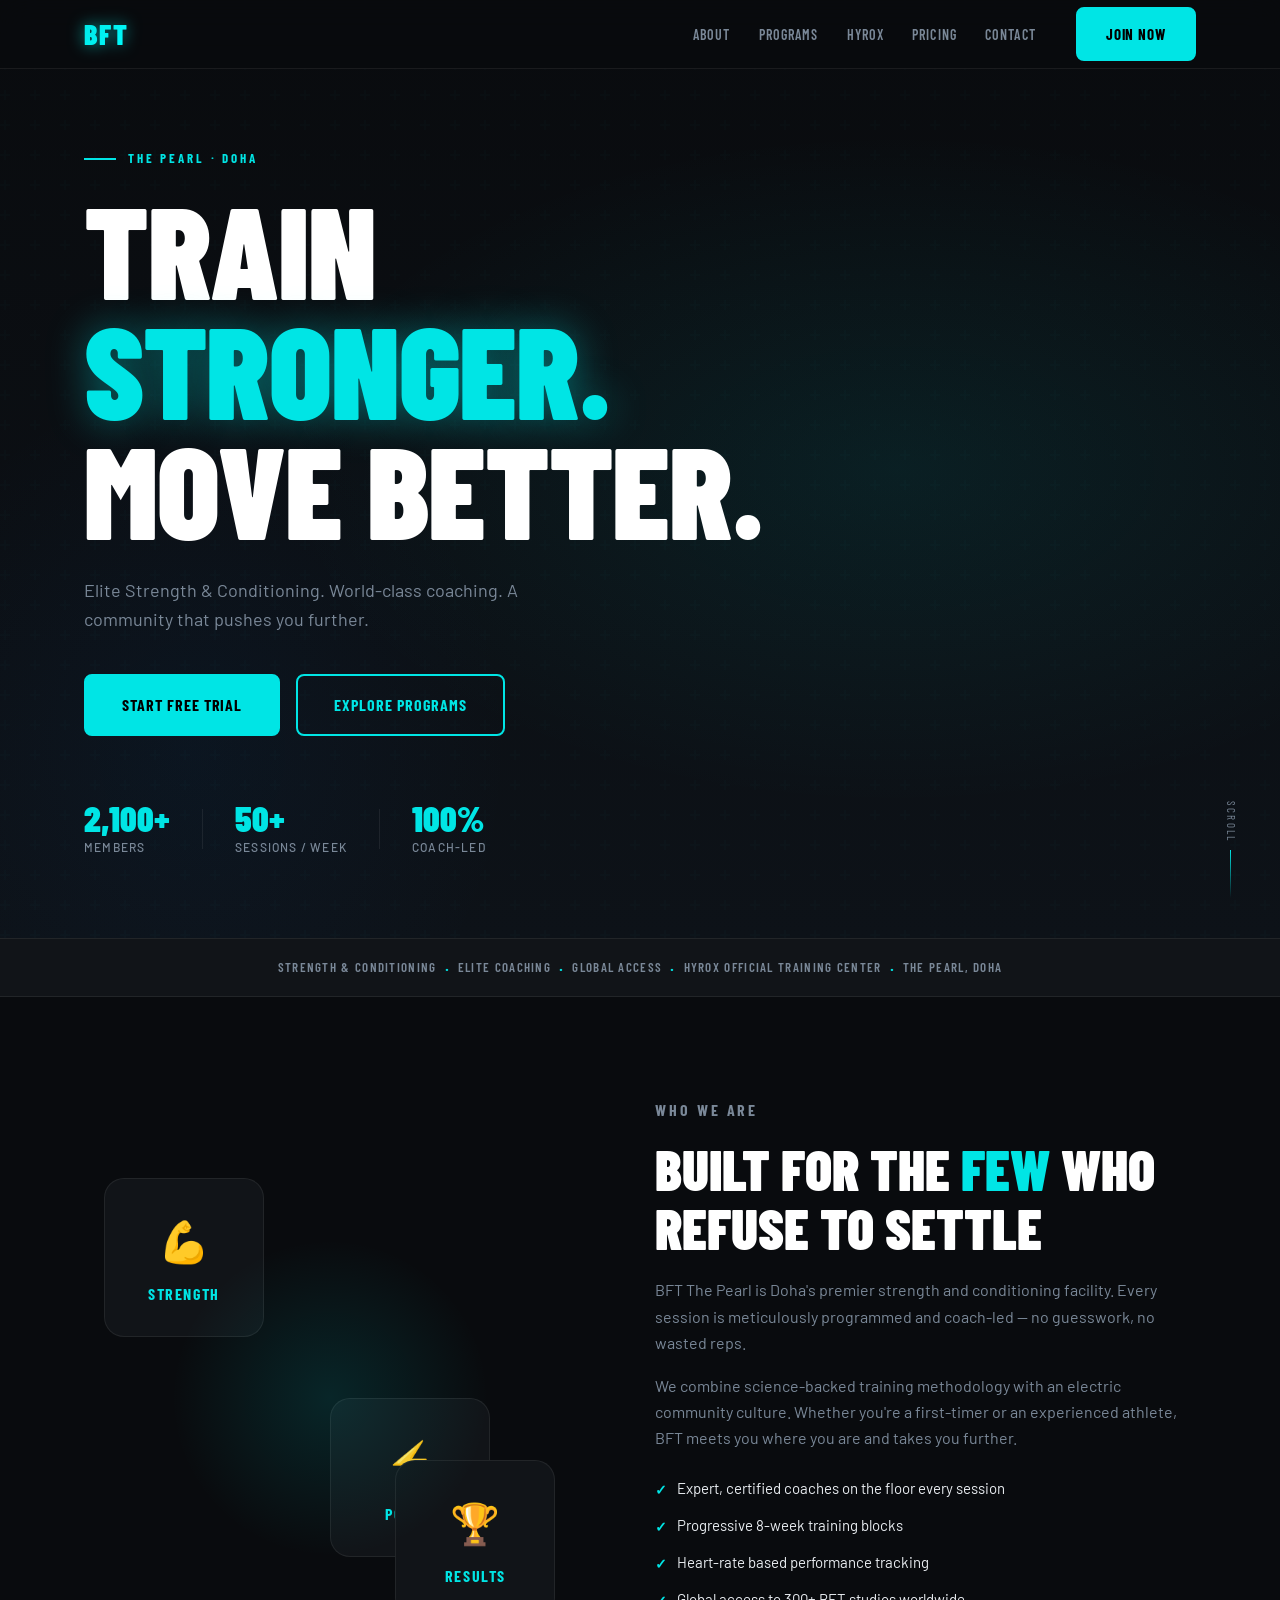
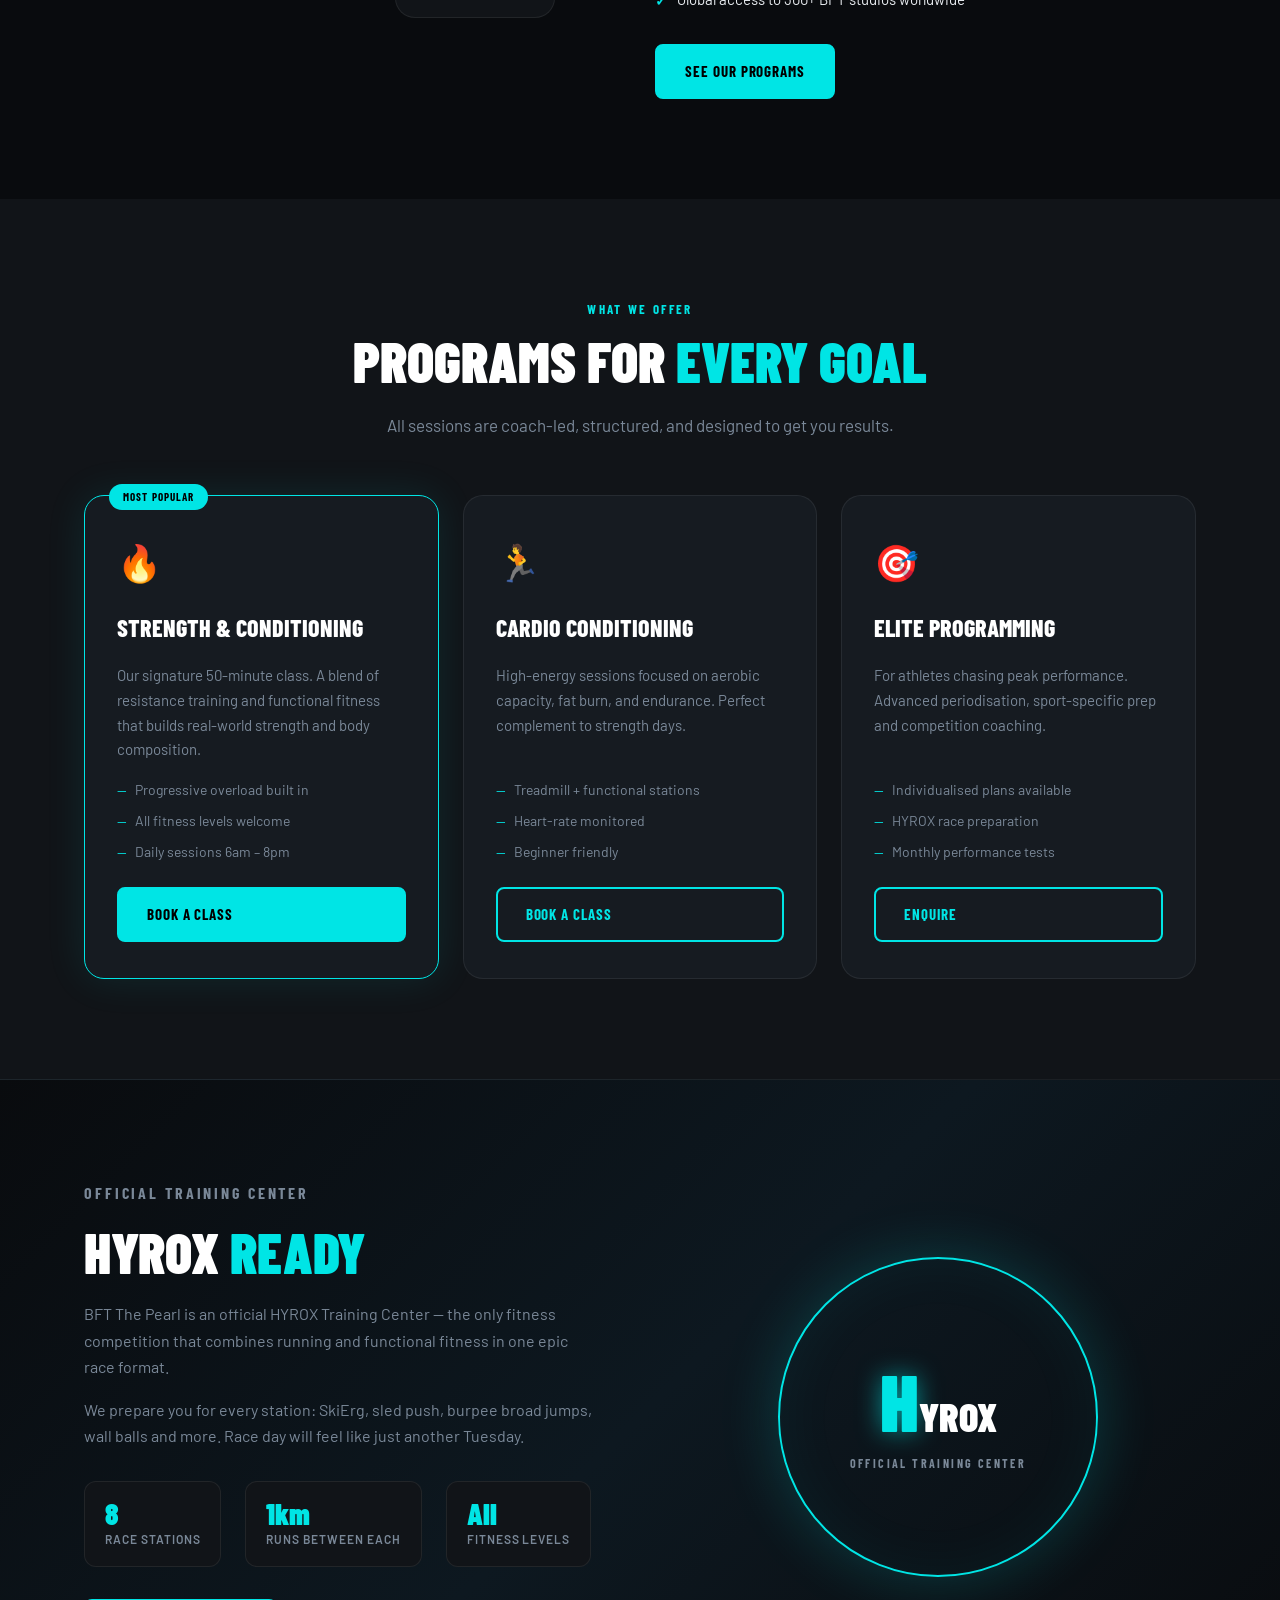
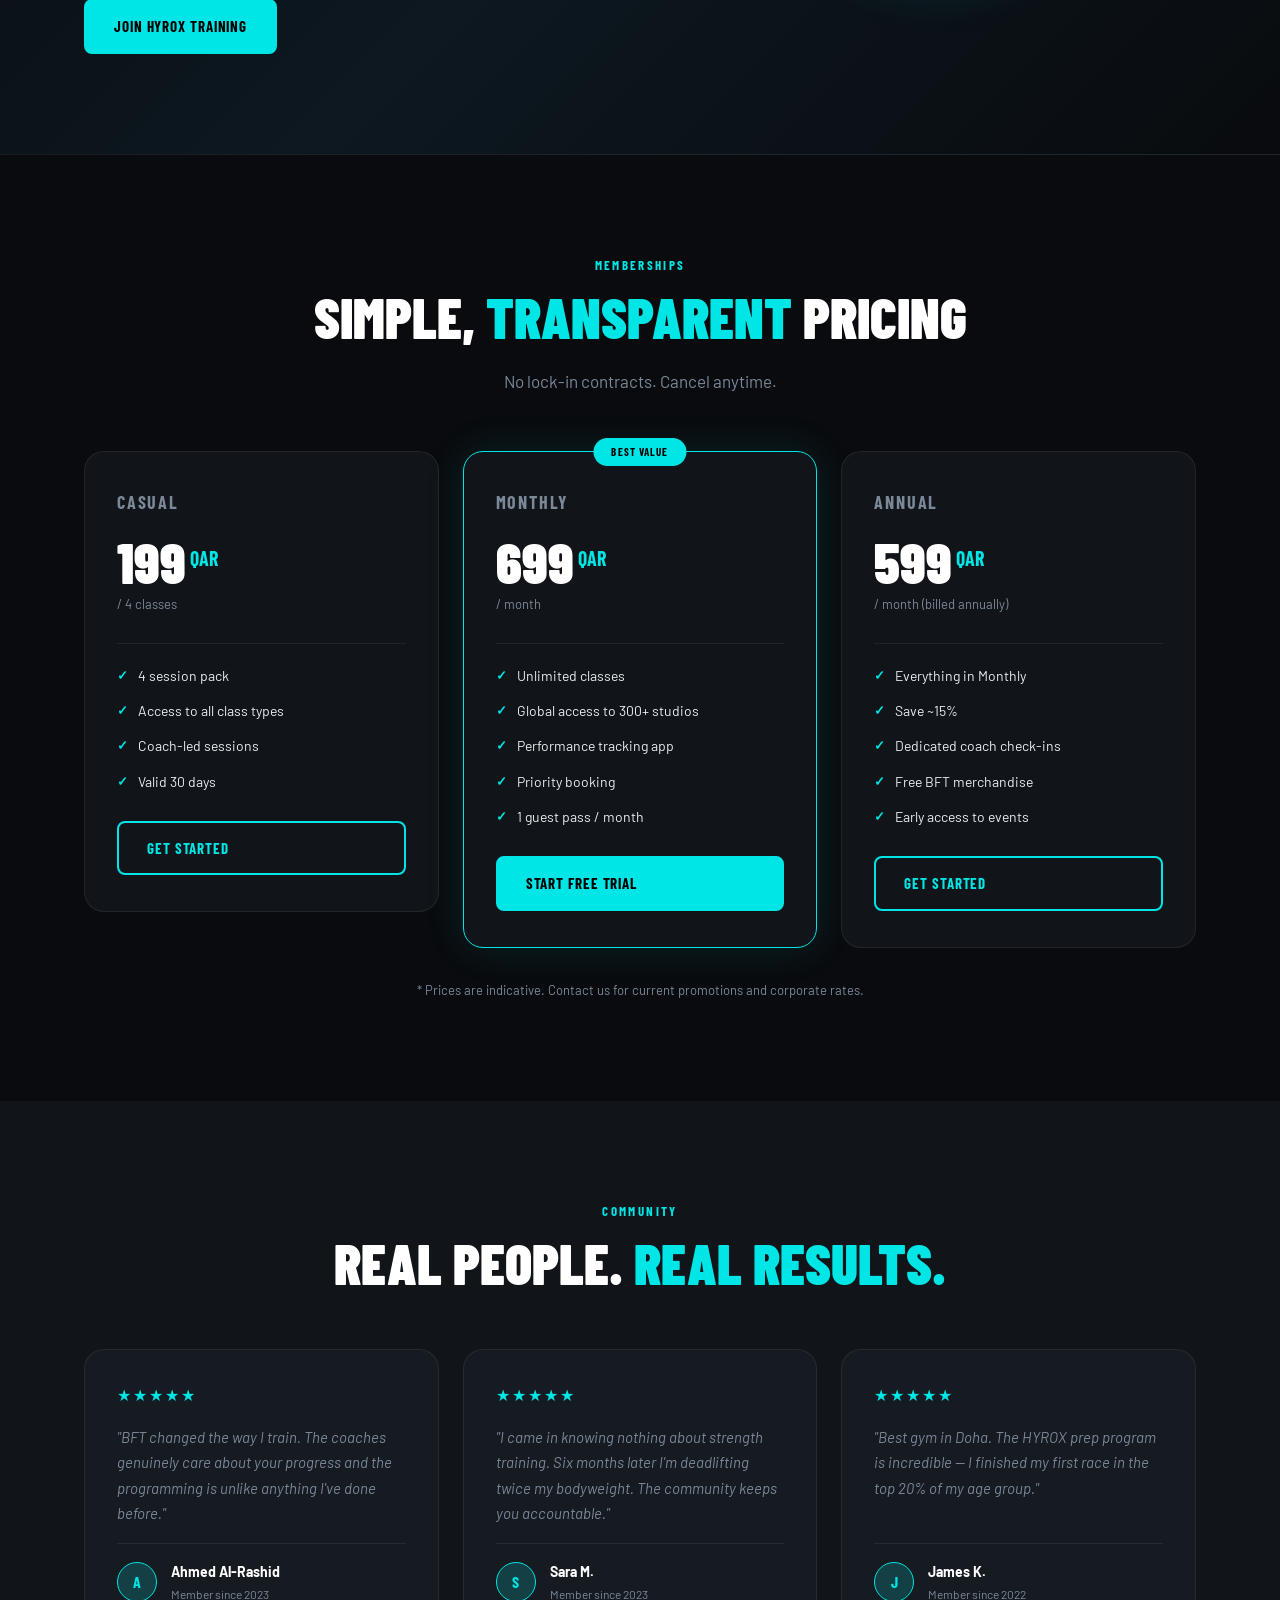
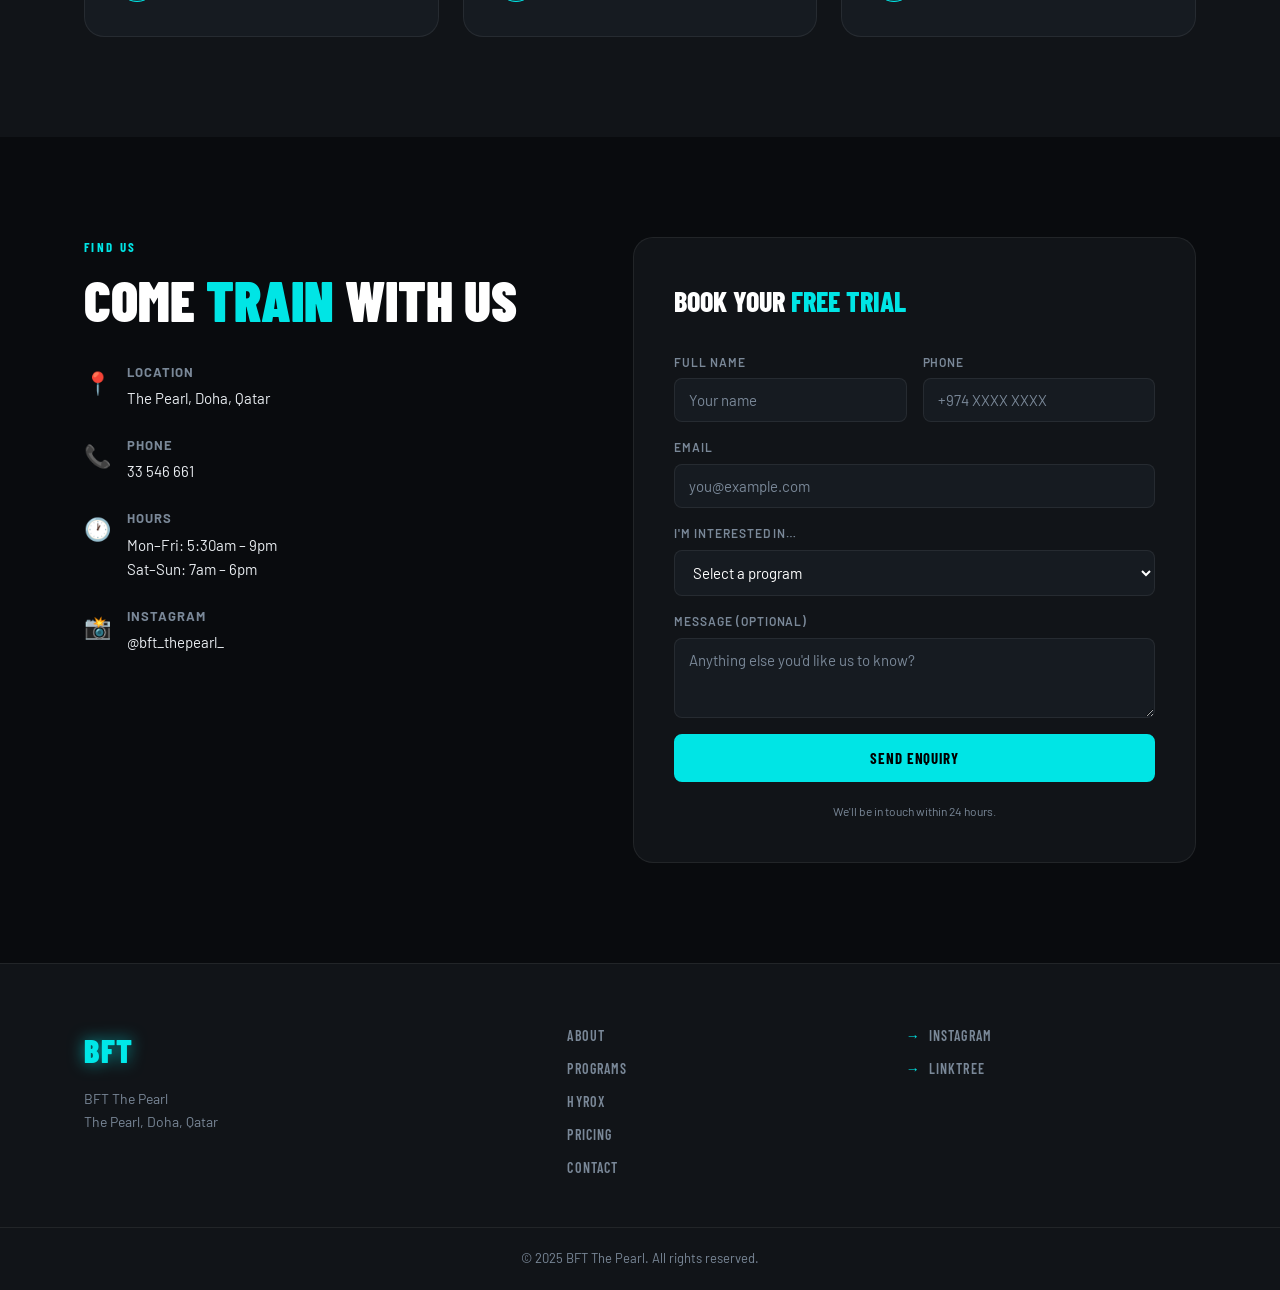
<file: index.html>
<!DOCTYPE html>
<html lang="en">
<head>
  <meta charset="UTF-8" />
  <meta name="viewport" content="width=device-width, initial-scale=1.0" />
  <title>BFT The Pearl — Strength & Conditioning Doha</title>
  <meta name="description" content="BFT The Pearl — Elite Strength & Conditioning, HYROX Official Training Center. Located at The Pearl, Doha. Book your trial today." />
  <link rel="preconnect" href="https://fonts.googleapis.com" />
  <link rel="preconnect" href="https://fonts.gstatic.com" crossorigin />
  <link href="https://fonts.googleapis.com/css2?family=Barlow+Condensed:wght@400;600;700;900&family=Barlow:wght@400;500;600&display=swap" rel="stylesheet" />
  <link rel="stylesheet" href="style.css" />
</head>
<body>

  <!-- NAV -->
  <nav id="navbar">
    <div class="nav-inner">
      <a href="#home" class="nav-logo">
        <div class="logo-mark">BFT</div>
      </a>
      <ul class="nav-links">
        <li><a href="#about">About</a></li>
        <li><a href="#programs">Programs</a></li>
        <li><a href="#hyrox">HYROX</a></li>
        <li><a href="#pricing">Pricing</a></li>
        <li><a href="#contact">Contact</a></li>
      </ul>
      <a href="#pricing" class="btn btn-primary nav-cta">Join Now</a>
      <button class="hamburger" id="hamburger" aria-label="Menu">
        <span></span><span></span><span></span>
      </button>
    </div>
    <div class="mobile-menu" id="mobile-menu">
      <a href="#about">About</a>
      <a href="#programs">Programs</a>
      <a href="#hyrox">HYROX</a>
      <a href="#pricing">Pricing</a>
      <a href="#contact">Contact</a>
      <a href="#pricing" class="btn btn-primary">Join Now</a>
    </div>
  </nav>

  <!-- HERO -->
  <section id="home" class="hero">
    <div class="hero-bg"></div>
    <div class="hero-overlay"></div>
    <div class="hero-content">
      <p class="hero-eyebrow">The Pearl · Doha</p>
      <h1 class="hero-title">
        TRAIN<br />
        <span class="accent">STRONGER.</span><br />
        MOVE BETTER.
      </h1>
      <p class="hero-sub">Elite Strength &amp; Conditioning. World-class coaching. A community that pushes you further.</p>
      <div class="hero-actions">
        <a href="#pricing" class="btn btn-primary btn-lg">Start Free Trial</a>
        <a href="#programs" class="btn btn-outline btn-lg">Explore Programs</a>
      </div>
      <div class="hero-stats">
        <div class="stat">
          <span class="stat-num">2,100+</span>
          <span class="stat-label">Members</span>
        </div>
        <div class="stat-divider"></div>
        <div class="stat">
          <span class="stat-num">50+</span>
          <span class="stat-label">Sessions / Week</span>
        </div>
        <div class="stat-divider"></div>
        <div class="stat">
          <span class="stat-num">100%</span>
          <span class="stat-label">Coach-Led</span>
        </div>
      </div>
    </div>
    <div class="hero-scroll">
      <span>Scroll</span>
      <div class="scroll-line"></div>
    </div>
  </section>

  <!-- TRUST BAR -->
  <section class="trust-bar">
    <div class="container trust-inner">
      <span>Strength &amp; Conditioning</span>
      <span class="dot">·</span>
      <span>Elite Coaching</span>
      <span class="dot">·</span>
      <span>Global Access</span>
      <span class="dot">·</span>
      <span>HYROX Official Training Center</span>
      <span class="dot">·</span>
      <span>The Pearl, Doha</span>
    </div>
  </section>

  <!-- ABOUT -->
  <section id="about" class="section about">
    <div class="container about-grid">
      <div class="about-visual">
        <div class="about-card card-1">
          <div class="card-icon">💪</div>
          <p class="card-label">Strength</p>
        </div>
        <div class="about-card card-2">
          <div class="card-icon">⚡</div>
          <p class="card-label">Power</p>
        </div>
        <div class="about-card card-3">
          <div class="card-icon">🏆</div>
          <p class="card-label">Results</p>
        </div>
        <div class="about-glow"></div>
      </div>
      <div class="about-text">
        <p class="section-eyebrow">Who We Are</p>
        <h2 class="section-title">Built for the <span class="accent">Few</span> Who Refuse to Settle</h2>
        <p>BFT The Pearl is Doha's premier strength and conditioning facility. Every session is meticulously programmed and coach-led — no guesswork, no wasted reps.</p>
        <p>We combine science-backed training methodology with an electric community culture. Whether you're a first-timer or an experienced athlete, BFT meets you where you are and takes you further.</p>
        <ul class="check-list">
          <li>Expert, certified coaches on the floor every session</li>
          <li>Progressive 8-week training blocks</li>
          <li>Heart-rate based performance tracking</li>
          <li>Global access to 300+ BFT studios worldwide</li>
        </ul>
        <a href="#programs" class="btn btn-primary">See Our Programs</a>
      </div>
    </div>
  </section>

  <!-- PROGRAMS -->
  <section id="programs" class="section programs">
    <div class="container">
      <div class="section-header">
        <p class="section-eyebrow">What We Offer</p>
        <h2 class="section-title">Programs for <span class="accent">Every Goal</span></h2>
        <p class="section-desc">All sessions are coach-led, structured, and designed to get you results.</p>
      </div>
      <div class="programs-grid">
        <div class="program-card featured">
          <div class="program-tag">Most Popular</div>
          <div class="program-icon">🔥</div>
          <h3>Strength &amp; Conditioning</h3>
          <p>Our signature 50-minute class. A blend of resistance training and functional fitness that builds real-world strength and body composition.</p>
          <ul>
            <li>Progressive overload built in</li>
            <li>All fitness levels welcome</li>
            <li>Daily sessions 6am – 8pm</li>
          </ul>
          <a href="#pricing" class="btn btn-primary">Book a Class</a>
        </div>
        <div class="program-card">
          <div class="program-icon">🏃</div>
          <h3>Cardio Conditioning</h3>
          <p>High-energy sessions focused on aerobic capacity, fat burn, and endurance. Perfect complement to strength days.</p>
          <ul>
            <li>Treadmill + functional stations</li>
            <li>Heart-rate monitored</li>
            <li>Beginner friendly</li>
          </ul>
          <a href="#pricing" class="btn btn-outline">Book a Class</a>
        </div>
        <div class="program-card">
          <div class="program-icon">🎯</div>
          <h3>Elite Programming</h3>
          <p>For athletes chasing peak performance. Advanced periodisation, sport-specific prep and competition coaching.</p>
          <ul>
            <li>Individualised plans available</li>
            <li>HYROX race preparation</li>
            <li>Monthly performance tests</li>
          </ul>
          <a href="#contact" class="btn btn-outline">Enquire</a>
        </div>
      </div>
    </div>
  </section>

  <!-- HYROX -->
  <section id="hyrox" class="section hyrox">
    <div class="container hyrox-inner">
      <div class="hyrox-text">
        <p class="section-eyebrow">Official Training Center</p>
        <h2 class="section-title">HYROX <span class="accent">Ready</span></h2>
        <p>BFT The Pearl is an official HYROX Training Center — the only fitness competition that combines running and functional fitness in one epic race format.</p>
        <p>We prepare you for every station: SkiErg, sled push, burpee broad jumps, wall balls and more. Race day will feel like just another Tuesday.</p>
        <div class="hyrox-badges">
          <div class="hyrox-badge">
            <span class="badge-num">8</span>
            <span class="badge-label">Race Stations</span>
          </div>
          <div class="hyrox-badge">
            <span class="badge-num">1km</span>
            <span class="badge-label">Runs Between Each</span>
          </div>
          <div class="hyrox-badge">
            <span class="badge-num">All</span>
            <span class="badge-label">Fitness Levels</span>
          </div>
        </div>
        <a href="#contact" class="btn btn-primary">Join HYROX Training</a>
      </div>
      <div class="hyrox-visual">
        <div class="hyrox-glow-ring">
          <div class="hyrox-logo-block">
            <span class="hyrox-h">H</span>
            <span class="hyrox-text-sm">YROX</span>
          </div>
          <p class="hyrox-tag-line">Official Training Center</p>
        </div>
      </div>
    </div>
  </section>

  <!-- PRICING -->
  <section id="pricing" class="section pricing">
    <div class="container">
      <div class="section-header">
        <p class="section-eyebrow">Memberships</p>
        <h2 class="section-title">Simple, <span class="accent">Transparent</span> Pricing</h2>
        <p class="section-desc">No lock-in contracts. Cancel anytime.</p>
      </div>
      <div class="pricing-grid">
        <div class="pricing-card">
          <div class="pricing-name">Casual</div>
          <div class="pricing-price"><span class="price-num">199</span><span class="price-currency">QAR</span></div>
          <div class="price-period">/ 4 classes</div>
          <ul class="price-features">
            <li>4 session pack</li>
            <li>Access to all class types</li>
            <li>Coach-led sessions</li>
            <li>Valid 30 days</li>
          </ul>
          <a href="#contact" class="btn btn-outline">Get Started</a>
        </div>
        <div class="pricing-card popular">
          <div class="popular-tag">Best Value</div>
          <div class="pricing-name">Monthly</div>
          <div class="pricing-price"><span class="price-num">699</span><span class="price-currency">QAR</span></div>
          <div class="price-period">/ month</div>
          <ul class="price-features">
            <li>Unlimited classes</li>
            <li>Global access to 300+ studios</li>
            <li>Performance tracking app</li>
            <li>Priority booking</li>
            <li>1 guest pass / month</li>
          </ul>
          <a href="#contact" class="btn btn-primary">Start Free Trial</a>
        </div>
        <div class="pricing-card">
          <div class="pricing-name">Annual</div>
          <div class="pricing-price"><span class="price-num">599</span><span class="price-currency">QAR</span></div>
          <div class="price-period">/ month (billed annually)</div>
          <ul class="price-features">
            <li>Everything in Monthly</li>
            <li>Save ~15%</li>
            <li>Dedicated coach check-ins</li>
            <li>Free BFT merchandise</li>
            <li>Early access to events</li>
          </ul>
          <a href="#contact" class="btn btn-outline">Get Started</a>
        </div>
      </div>
      <p class="pricing-note">* Prices are indicative. Contact us for current promotions and corporate rates.</p>
    </div>
  </section>

  <!-- TESTIMONIALS -->
  <section class="section testimonials">
    <div class="container">
      <div class="section-header">
        <p class="section-eyebrow">Community</p>
        <h2 class="section-title">Real People. <span class="accent">Real Results.</span></h2>
      </div>
      <div class="testimonials-grid">
        <div class="testimonial-card">
          <div class="stars">★★★★★</div>
          <p>"BFT changed the way I train. The coaches genuinely care about your progress and the programming is unlike anything I've done before."</p>
          <div class="testimonial-author">
            <div class="author-avatar">A</div>
            <div>
              <strong>Ahmed Al-Rashid</strong>
              <span>Member since 2023</span>
            </div>
          </div>
        </div>
        <div class="testimonial-card">
          <div class="stars">★★★★★</div>
          <p>"I came in knowing nothing about strength training. Six months later I'm deadlifting twice my bodyweight. The community keeps you accountable."</p>
          <div class="testimonial-author">
            <div class="author-avatar">S</div>
            <div>
              <strong>Sara M.</strong>
              <span>Member since 2023</span>
            </div>
          </div>
        </div>
        <div class="testimonial-card">
          <div class="stars">★★★★★</div>
          <p>"Best gym in Doha. The HYROX prep program is incredible — I finished my first race in the top 20% of my age group."</p>
          <div class="testimonial-author">
            <div class="author-avatar">J</div>
            <div>
              <strong>James K.</strong>
              <span>Member since 2022</span>
            </div>
          </div>
        </div>
      </div>
    </div>
  </section>

  <!-- CONTACT / CTA -->
  <section id="contact" class="section contact">
    <div class="container contact-grid">
      <div class="contact-info">
        <p class="section-eyebrow">Find Us</p>
        <h2 class="section-title">Come <span class="accent">Train</span> With Us</h2>
        <div class="contact-details">
          <div class="contact-item">
            <div class="contact-icon">📍</div>
            <div>
              <strong>Location</strong>
              <span>The Pearl, Doha, Qatar</span>
            </div>
          </div>
          <div class="contact-item">
            <div class="contact-icon">📞</div>
            <div>
              <strong>Phone</strong>
              <a href="tel:+97433546661">33 546 661</a>
            </div>
          </div>
          <div class="contact-item">
            <div class="contact-icon">🕐</div>
            <div>
              <strong>Hours</strong>
              <span>Mon–Fri: 5:30am – 9pm<br />Sat–Sun: 7am – 6pm</span>
            </div>
          </div>
          <div class="contact-item">
            <div class="contact-icon">📸</div>
            <div>
              <strong>Instagram</strong>
              <a href="https://instagram.com/bft_thepearl_" target="_blank" rel="noopener">@bft_thepearl_</a>
            </div>
          </div>
        </div>
      </div>
      <div class="contact-form-wrap">
        <h3>Book Your <span class="accent">Free Trial</span></h3>
        <form class="contact-form" id="contact-form">
          <div class="form-row">
            <div class="form-group">
              <label for="name">Full Name</label>
              <input type="text" id="name" name="name" placeholder="Your name" required />
            </div>
            <div class="form-group">
              <label for="phone">Phone</label>
              <input type="tel" id="phone" name="phone" placeholder="+974 XXXX XXXX" />
            </div>
          </div>
          <div class="form-group">
            <label for="email">Email</label>
            <input type="email" id="email" name="email" placeholder="you@example.com" required />
          </div>
          <div class="form-group">
            <label for="interest">I'm interested in…</label>
            <select id="interest" name="interest">
              <option value="">Select a program</option>
              <option>Strength &amp; Conditioning</option>
              <option>Cardio Conditioning</option>
              <option>HYROX Training</option>
              <option>Elite Programming</option>
              <option>General Membership</option>
            </select>
          </div>
          <div class="form-group">
            <label for="message">Message (optional)</label>
            <textarea id="message" name="message" rows="3" placeholder="Anything else you'd like us to know?"></textarea>
          </div>
          <button type="submit" class="btn btn-primary btn-full">Send Enquiry</button>
          <p class="form-note">We'll be in touch within 24 hours.</p>
        </form>
      </div>
    </div>
  </section>

  <!-- FOOTER -->
  <footer class="footer">
    <div class="container footer-inner">
      <div class="footer-brand">
        <div class="logo-mark">BFT</div>
        <p>BFT The Pearl<br />The Pearl, Doha, Qatar</p>
      </div>
      <div class="footer-links">
        <a href="#about">About</a>
        <a href="#programs">Programs</a>
        <a href="#hyrox">HYROX</a>
        <a href="#pricing">Pricing</a>
        <a href="#contact">Contact</a>
      </div>
      <div class="footer-social">
        <a href="https://instagram.com/bft_thepearl_" target="_blank" rel="noopener" class="social-link">Instagram</a>
        <a href="https://linktr.ee/bft.thepearl" target="_blank" rel="noopener" class="social-link">Linktree</a>
      </div>
    </div>
    <div class="footer-bottom">
      <p>&copy; 2025 BFT The Pearl. All rights reserved.</p>
    </div>
  </footer>

  <script src="script.js"></script>
</body>
</html>
</file>
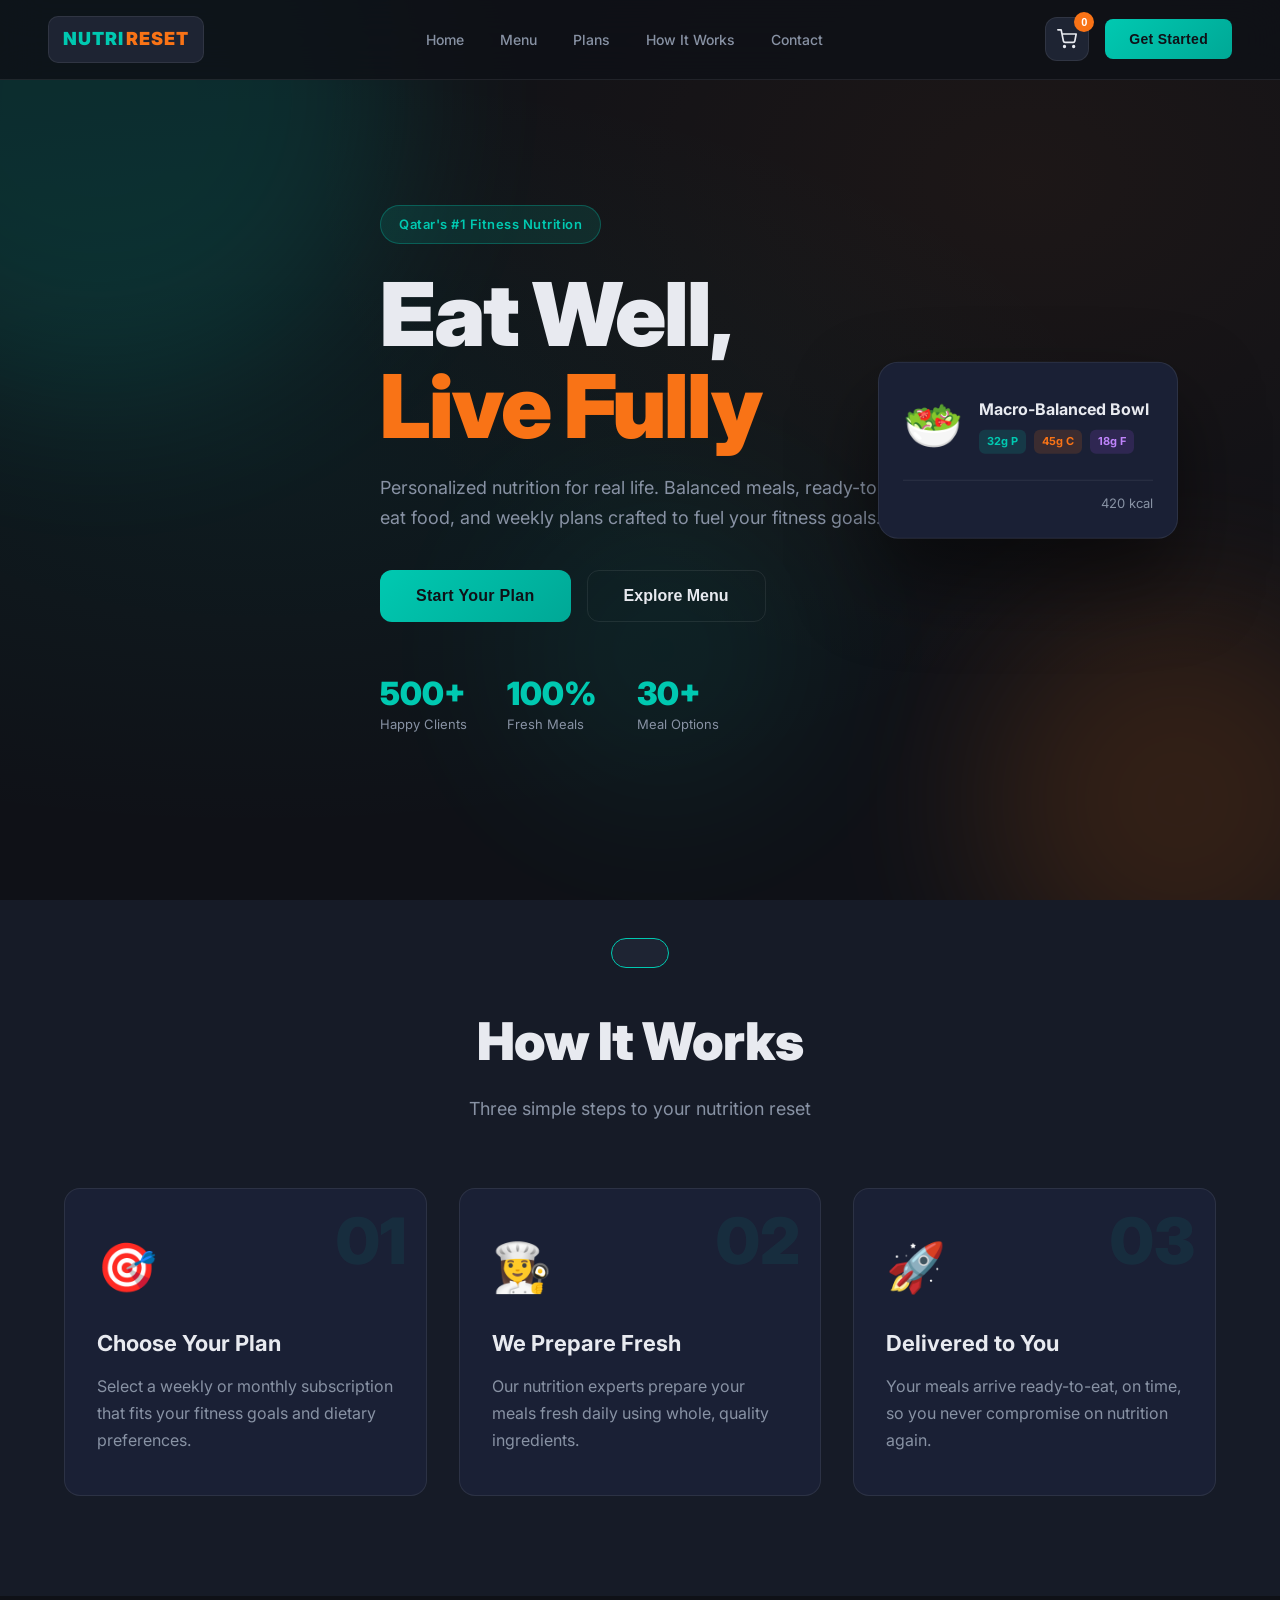
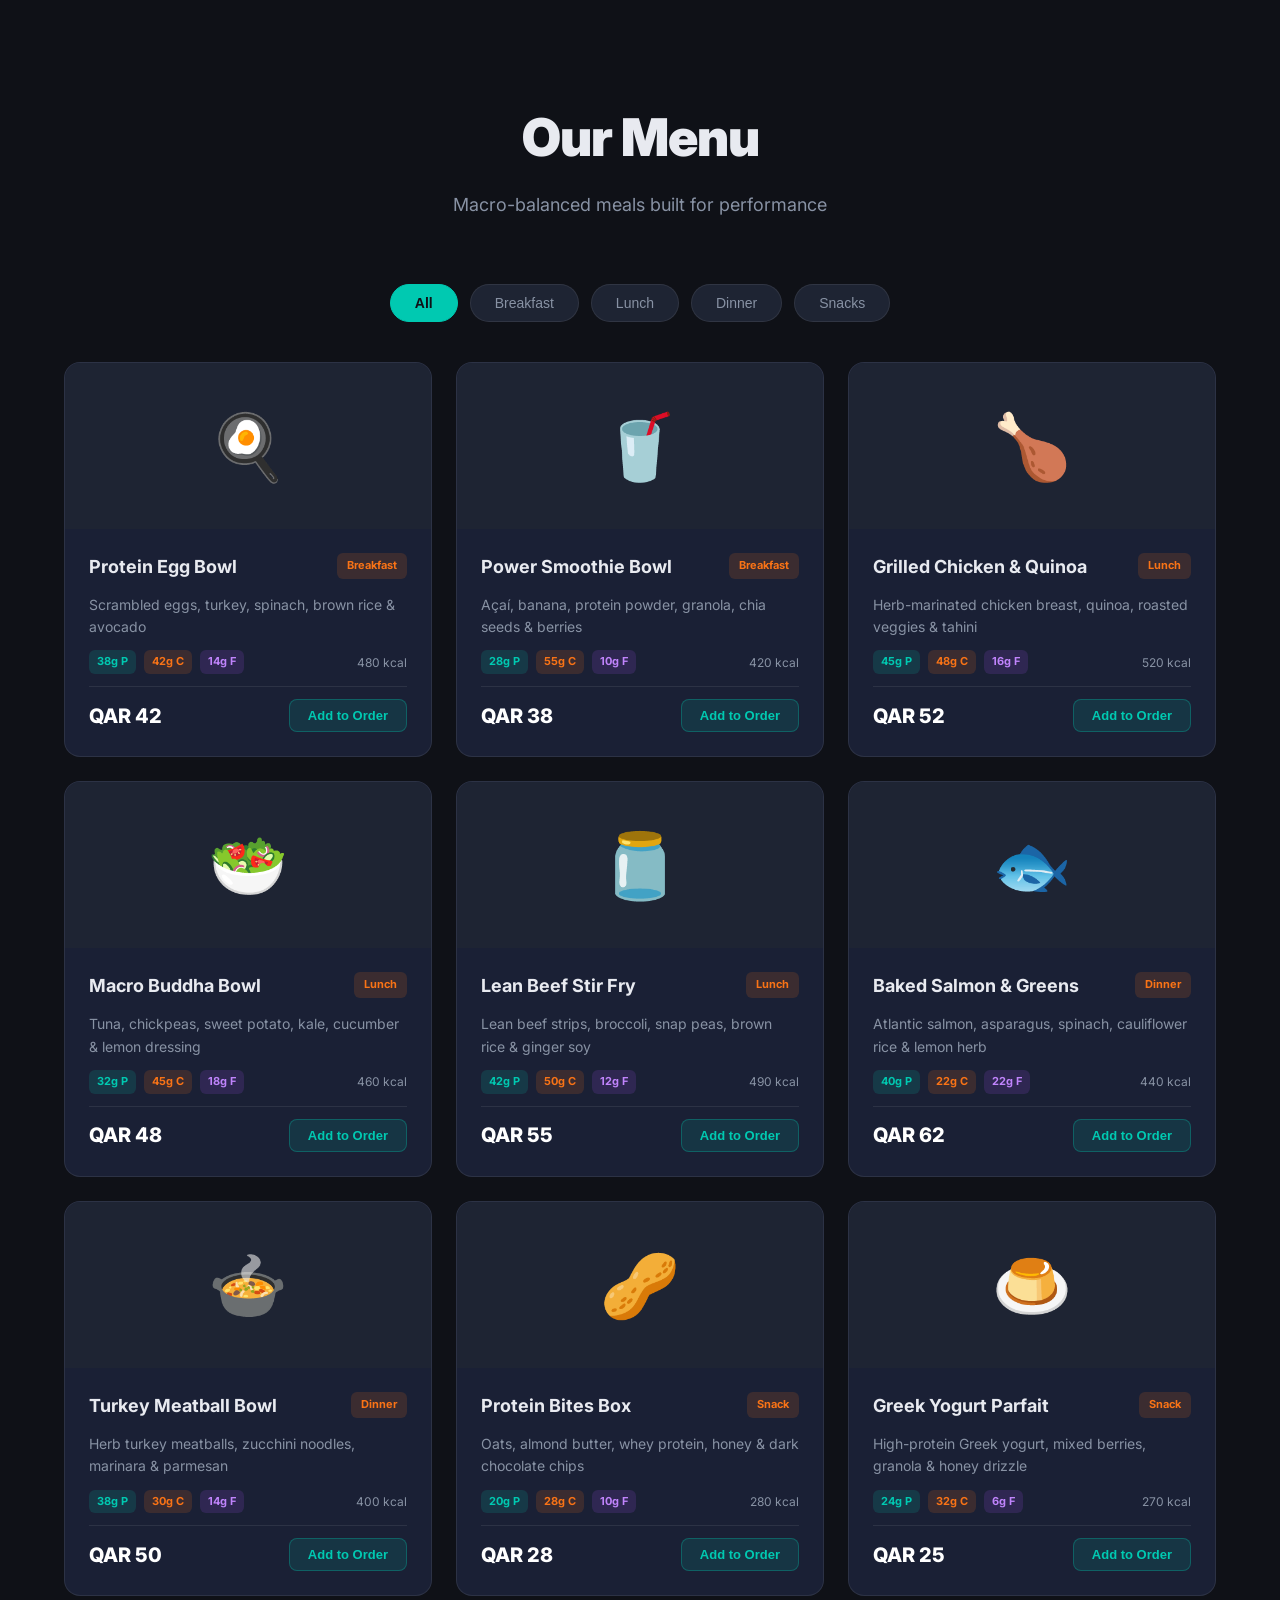
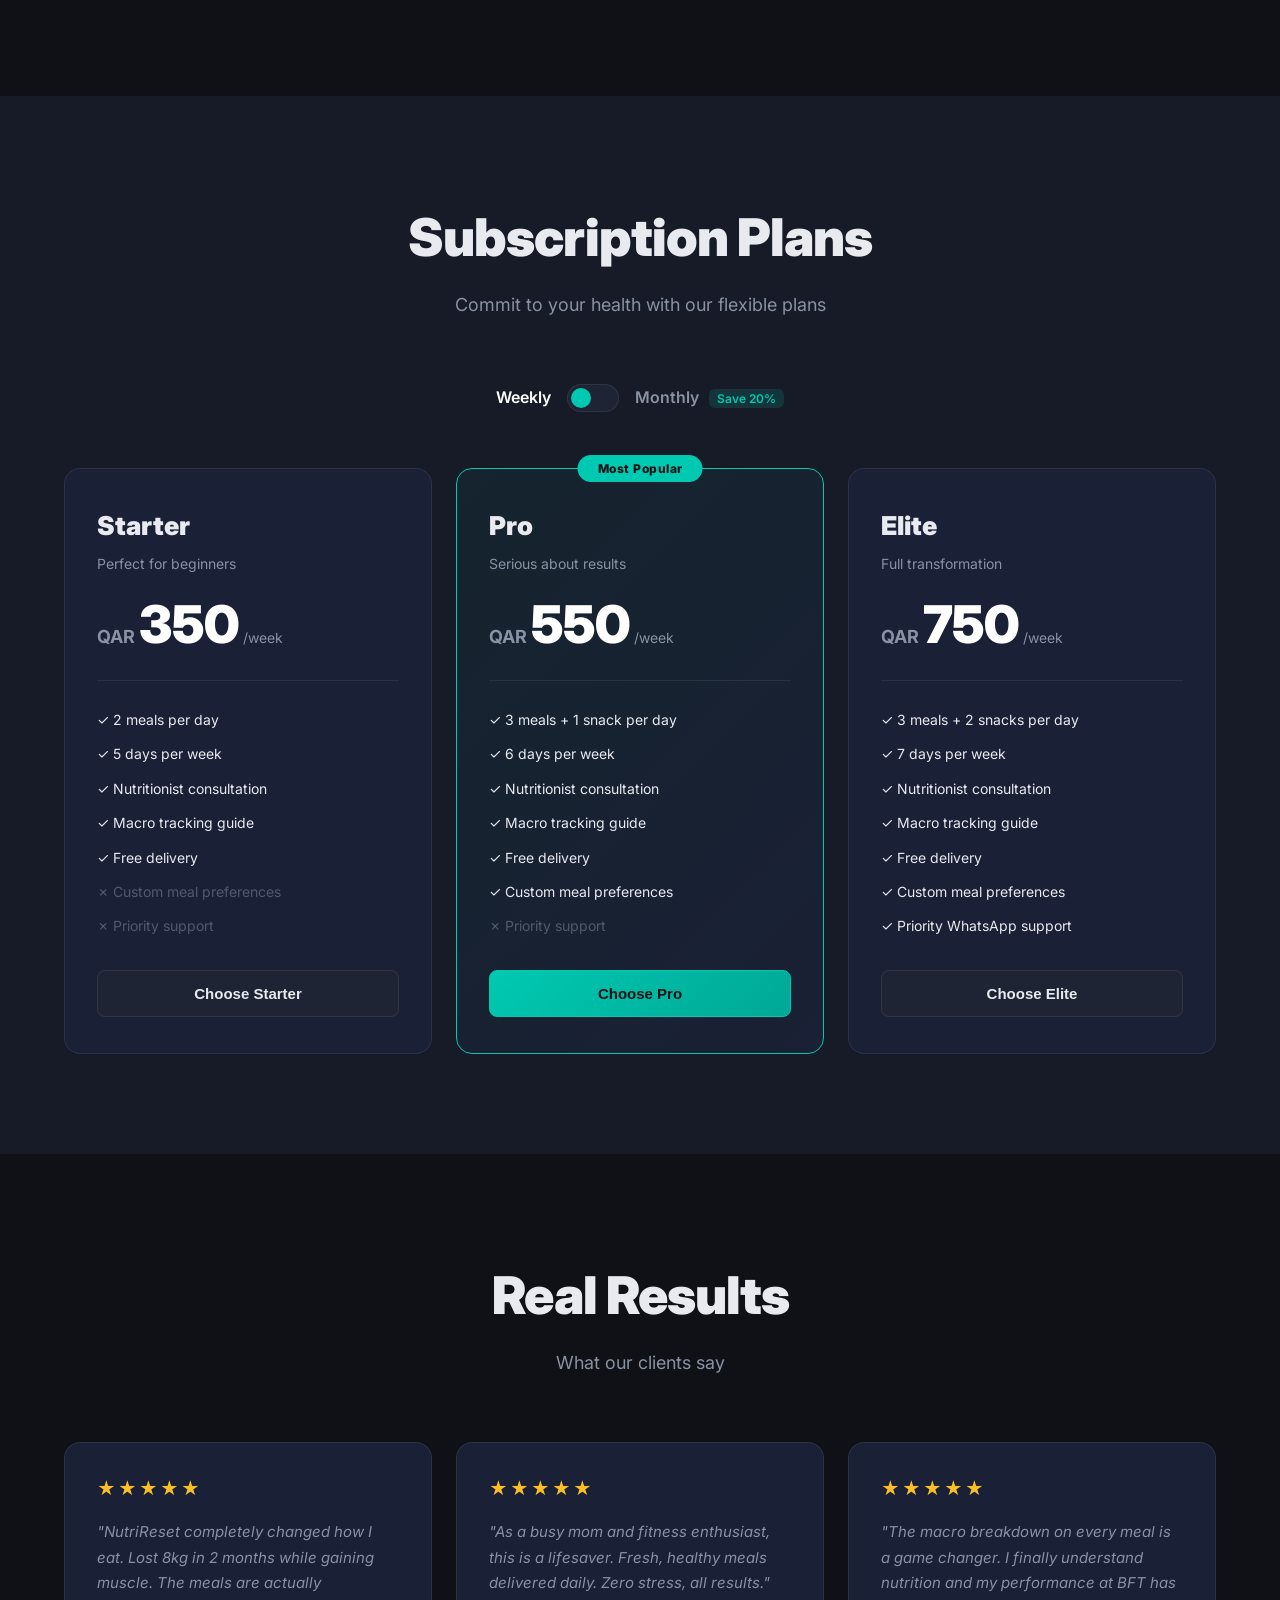
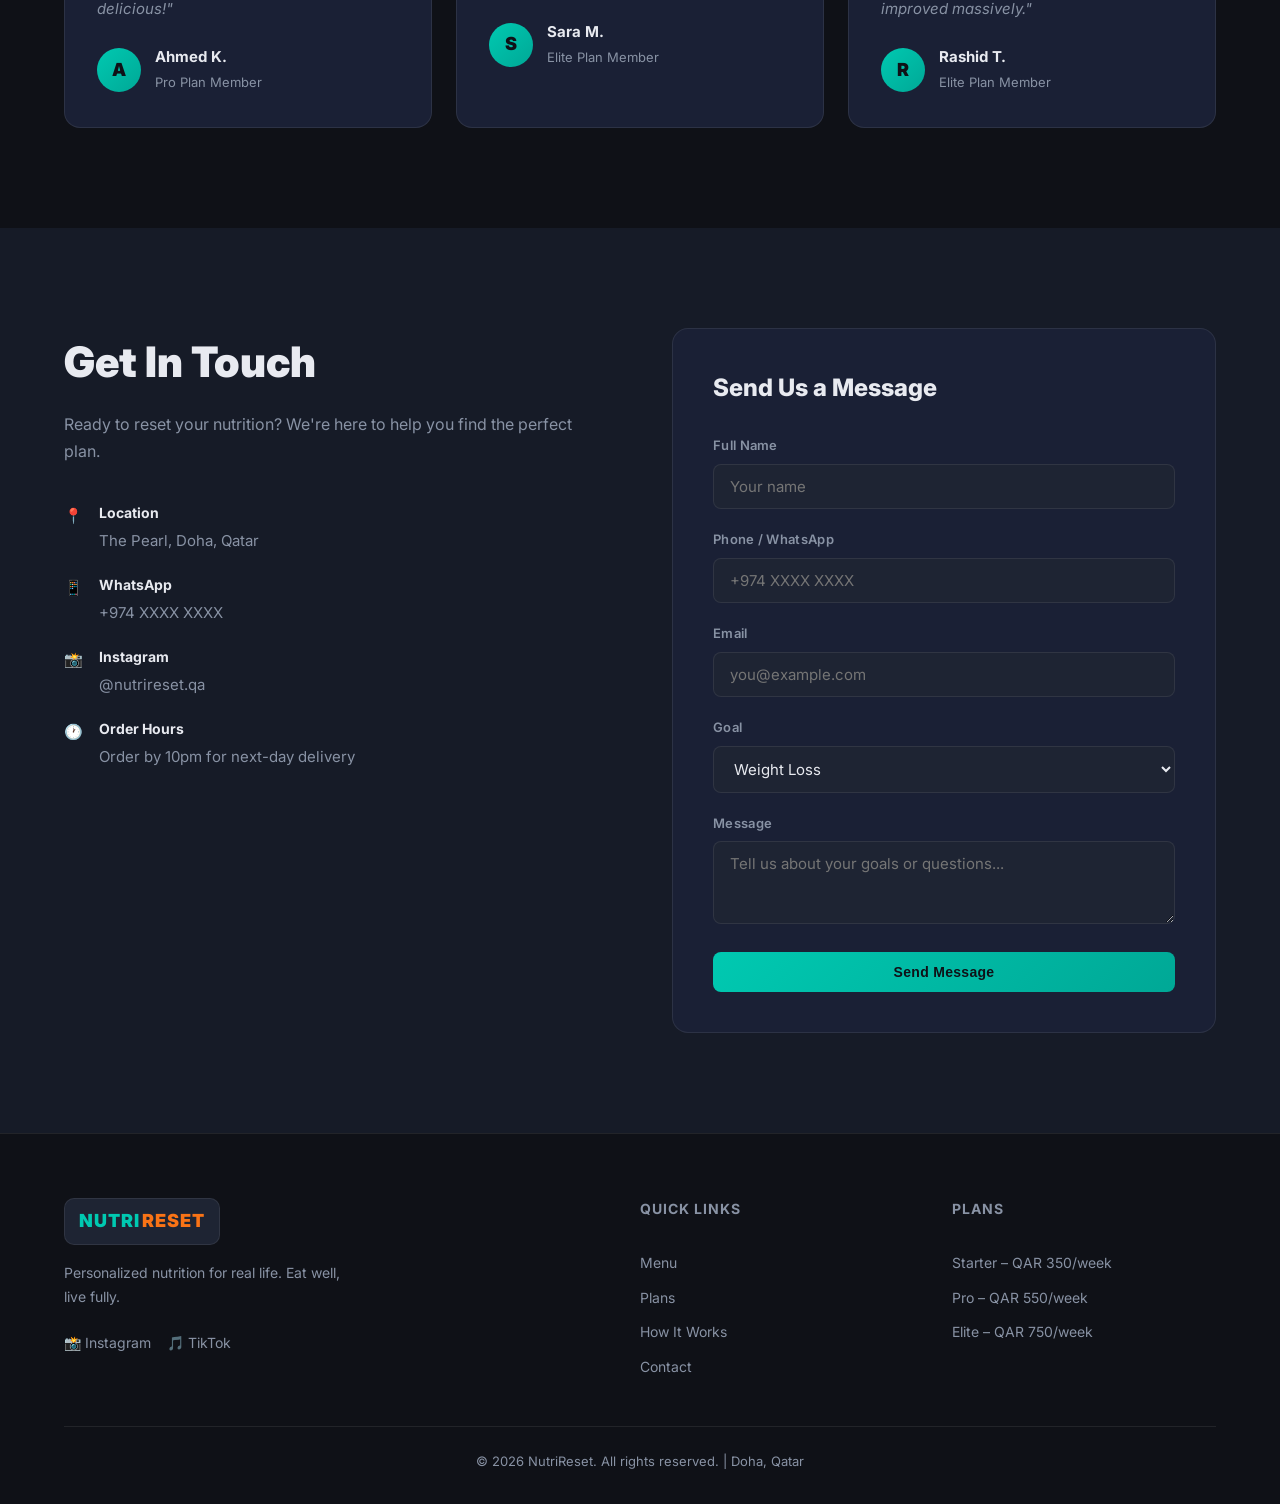
<file: nutrireset.html>
<!DOCTYPE html>
<html lang="en">
<head>
  <meta charset="UTF-8" />
  <meta name="viewport" content="width=device-width, initial-scale=1.0" />
  <title>NutriReset | Personalized Nutrition for Real Life</title>
  <link rel="stylesheet" href="nutrireset.css" />
  <link href="https://fonts.googleapis.com/css2?family=Inter:wght@300;400;500;600;700;900&display=swap" rel="stylesheet" />
</head>
<body>

  <!-- NAV -->
  <nav class="navbar">
    <div class="nav-brand">
      <div class="logo-box">
        <span class="logo-nutri">NUTRI</span>
        <span class="logo-reset">RESET</span>
      </div>
    </div>
    <ul class="nav-links">
      <li><a href="#home">Home</a></li>
      <li><a href="#menu">Menu</a></li>
      <li><a href="#subscriptions">Plans</a></li>
      <li><a href="#how-it-works">How It Works</a></li>
      <li><a href="#contact">Contact</a></li>
    </ul>
    <div class="nav-actions">
      <button class="cart-btn" onclick="toggleCart()">
        <svg xmlns="http://www.w3.org/2000/svg" width="20" height="20" viewBox="0 0 24 24" fill="none" stroke="currentColor" stroke-width="2" stroke-linecap="round" stroke-linejoin="round"><circle cx="9" cy="21" r="1"/><circle cx="20" cy="21" r="1"/><path d="M1 1h4l2.68 13.39a2 2 0 0 0 2 1.61h9.72a2 2 0 0 0 2-1.61L23 6H6"/></svg>
        <span class="cart-count" id="cart-count">0</span>
      </button>
      <button class="btn-primary" onclick="scrollToSection('subscriptions')">Get Started</button>
    </div>
    <button class="hamburger" onclick="toggleMenu()">
      <span></span><span></span><span></span>
    </button>
  </nav>

  <!-- MOBILE MENU -->
  <div class="mobile-menu" id="mobile-menu">
    <a href="#home" onclick="toggleMenu()">Home</a>
    <a href="#menu" onclick="toggleMenu()">Menu</a>
    <a href="#subscriptions" onclick="toggleMenu()">Plans</a>
    <a href="#how-it-works" onclick="toggleMenu()">How It Works</a>
    <a href="#contact" onclick="toggleMenu()">Contact</a>
  </div>

  <!-- HERO -->
  <section class="hero" id="home">
    <div class="hero-bg-shapes">
      <div class="shape shape-1"></div>
      <div class="shape shape-2"></div>
      <div class="shape shape-3"></div>
    </div>
    <div class="hero-content">
      <div class="hero-badge">Qatar's #1 Fitness Nutrition</div>
      <h1 class="hero-title">
        Eat Well,<br />
        <span class="highlight-orange">Live Fully</span>
      </h1>
      <p class="hero-subtitle">
        Personalized nutrition for real life. Balanced meals, ready-to-eat food, and weekly plans crafted to fuel your fitness goals.
      </p>
      <div class="hero-cta">
        <button class="btn-primary btn-large" onclick="scrollToSection('subscriptions')">Start Your Plan</button>
        <button class="btn-outline btn-large" onclick="scrollToSection('menu')">Explore Menu</button>
      </div>
      <div class="hero-stats">
        <div class="stat">
          <span class="stat-num">500+</span>
          <span class="stat-label">Happy Clients</span>
        </div>
        <div class="stat">
          <span class="stat-num">100%</span>
          <span class="stat-label">Fresh Meals</span>
        </div>
        <div class="stat">
          <span class="stat-num">30+</span>
          <span class="stat-label">Meal Options</span>
        </div>
      </div>
    </div>
    <div class="hero-image">
      <div class="meal-card-float">
        <div class="meal-card-inner">
          <div class="meal-icon">🥗</div>
          <div>
            <div class="meal-card-title">Macro-Balanced Bowl</div>
            <div class="meal-card-macros">
              <span class="macro p">32g P</span>
              <span class="macro c">45g C</span>
              <span class="macro f">18g F</span>
            </div>
          </div>
        </div>
        <div class="meal-cal">420 kcal</div>
      </div>
    </div>
  </section>

  <!-- HOW IT WORKS -->
  <section class="how-it-works section" id="how-it-works">
    <div class="container">
      <div class="section-header">
        <h2>How It Works</h2>
        <p>Three simple steps to your nutrition reset</p>
      </div>
      <div class="steps-grid">
        <div class="step-card">
          <div class="step-num">01</div>
          <div class="step-icon">🎯</div>
          <h3>Choose Your Plan</h3>
          <p>Select a weekly or monthly subscription that fits your fitness goals and dietary preferences.</p>
        </div>
        <div class="step-card">
          <div class="step-num">02</div>
          <div class="step-icon">👩‍🍳</div>
          <h3>We Prepare Fresh</h3>
          <p>Our nutrition experts prepare your meals fresh daily using whole, quality ingredients.</p>
        </div>
        <div class="step-card">
          <div class="step-num">03</div>
          <div class="step-icon">🚀</div>
          <h3>Delivered to You</h3>
          <p>Your meals arrive ready-to-eat, on time, so you never compromise on nutrition again.</p>
        </div>
      </div>
    </div>
  </section>

  <!-- MENU -->
  <section class="menu-section section" id="menu">
    <div class="container">
      <div class="section-header">
        <h2>Our Menu</h2>
        <p>Macro-balanced meals built for performance</p>
      </div>

      <!-- Category Filter -->
      <div class="menu-filters">
        <button class="filter-btn active" onclick="filterMenu('all', this)">All</button>
        <button class="filter-btn" onclick="filterMenu('breakfast', this)">Breakfast</button>
        <button class="filter-btn" onclick="filterMenu('lunch', this)">Lunch</button>
        <button class="filter-btn" onclick="filterMenu('dinner', this)">Dinner</button>
        <button class="filter-btn" onclick="filterMenu('snack', this)">Snacks</button>
      </div>

      <div class="menu-grid" id="menu-grid">
        <!-- Breakfast -->
        <div class="menu-card" data-category="breakfast">
          <div class="menu-card-emoji">🍳</div>
          <div class="menu-card-body">
            <div class="menu-card-header">
              <h3>Protein Egg Bowl</h3>
              <span class="menu-badge">Breakfast</span>
            </div>
            <p>Scrambled eggs, turkey, spinach, brown rice & avocado</p>
            <div class="macros-row">
              <span class="macro p">38g P</span>
              <span class="macro c">42g C</span>
              <span class="macro f">14g F</span>
              <span class="kcal">480 kcal</span>
            </div>
            <div class="menu-card-footer">
              <span class="price">QAR 42</span>
              <button class="btn-add" onclick="addToCart('Protein Egg Bowl', 42)">Add to Order</button>
            </div>
          </div>
        </div>

        <div class="menu-card" data-category="breakfast">
          <div class="menu-card-emoji">🥤</div>
          <div class="menu-card-body">
            <div class="menu-card-header">
              <h3>Power Smoothie Bowl</h3>
              <span class="menu-badge">Breakfast</span>
            </div>
            <p>Açaí, banana, protein powder, granola, chia seeds & berries</p>
            <div class="macros-row">
              <span class="macro p">28g P</span>
              <span class="macro c">55g C</span>
              <span class="macro f">10g F</span>
              <span class="kcal">420 kcal</span>
            </div>
            <div class="menu-card-footer">
              <span class="price">QAR 38</span>
              <button class="btn-add" onclick="addToCart('Power Smoothie Bowl', 38)">Add to Order</button>
            </div>
          </div>
        </div>

        <!-- Lunch -->
        <div class="menu-card" data-category="lunch">
          <div class="menu-card-emoji">🍗</div>
          <div class="menu-card-body">
            <div class="menu-card-header">
              <h3>Grilled Chicken & Quinoa</h3>
              <span class="menu-badge">Lunch</span>
            </div>
            <p>Herb-marinated chicken breast, quinoa, roasted veggies & tahini</p>
            <div class="macros-row">
              <span class="macro p">45g P</span>
              <span class="macro c">48g C</span>
              <span class="macro f">16g F</span>
              <span class="kcal">520 kcal</span>
            </div>
            <div class="menu-card-footer">
              <span class="price">QAR 52</span>
              <button class="btn-add" onclick="addToCart('Grilled Chicken & Quinoa', 52)">Add to Order</button>
            </div>
          </div>
        </div>

        <div class="menu-card" data-category="lunch">
          <div class="menu-card-emoji">🥗</div>
          <div class="menu-card-body">
            <div class="menu-card-header">
              <h3>Macro Buddha Bowl</h3>
              <span class="menu-badge">Lunch</span>
            </div>
            <p>Tuna, chickpeas, sweet potato, kale, cucumber & lemon dressing</p>
            <div class="macros-row">
              <span class="macro p">32g P</span>
              <span class="macro c">45g C</span>
              <span class="macro f">18g F</span>
              <span class="kcal">460 kcal</span>
            </div>
            <div class="menu-card-footer">
              <span class="price">QAR 48</span>
              <button class="btn-add" onclick="addToCart('Macro Buddha Bowl', 48)">Add to Order</button>
            </div>
          </div>
        </div>

        <div class="menu-card" data-category="lunch">
          <div class="menu-card-emoji">🫙</div>
          <div class="menu-card-body">
            <div class="menu-card-header">
              <h3>Lean Beef Stir Fry</h3>
              <span class="menu-badge">Lunch</span>
            </div>
            <p>Lean beef strips, broccoli, snap peas, brown rice & ginger soy</p>
            <div class="macros-row">
              <span class="macro p">42g P</span>
              <span class="macro c">50g C</span>
              <span class="macro f">12g F</span>
              <span class="kcal">490 kcal</span>
            </div>
            <div class="menu-card-footer">
              <span class="price">QAR 55</span>
              <button class="btn-add" onclick="addToCart('Lean Beef Stir Fry', 55)">Add to Order</button>
            </div>
          </div>
        </div>

        <!-- Dinner -->
        <div class="menu-card" data-category="dinner">
          <div class="menu-card-emoji">🐟</div>
          <div class="menu-card-body">
            <div class="menu-card-header">
              <h3>Baked Salmon & Greens</h3>
              <span class="menu-badge">Dinner</span>
            </div>
            <p>Atlantic salmon, asparagus, spinach, cauliflower rice & lemon herb</p>
            <div class="macros-row">
              <span class="macro p">40g P</span>
              <span class="macro c">22g C</span>
              <span class="macro f">22g F</span>
              <span class="kcal">440 kcal</span>
            </div>
            <div class="menu-card-footer">
              <span class="price">QAR 62</span>
              <button class="btn-add" onclick="addToCart('Baked Salmon & Greens', 62)">Add to Order</button>
            </div>
          </div>
        </div>

        <div class="menu-card" data-category="dinner">
          <div class="menu-card-emoji">🍲</div>
          <div class="menu-card-body">
            <div class="menu-card-header">
              <h3>Turkey Meatball Bowl</h3>
              <span class="menu-badge">Dinner</span>
            </div>
            <p>Herb turkey meatballs, zucchini noodles, marinara & parmesan</p>
            <div class="macros-row">
              <span class="macro p">38g P</span>
              <span class="macro c">30g C</span>
              <span class="macro f">14g F</span>
              <span class="kcal">400 kcal</span>
            </div>
            <div class="menu-card-footer">
              <span class="price">QAR 50</span>
              <button class="btn-add" onclick="addToCart('Turkey Meatball Bowl', 50)">Add to Order</button>
            </div>
          </div>
        </div>

        <!-- Snacks -->
        <div class="menu-card" data-category="snack">
          <div class="menu-card-emoji">🥜</div>
          <div class="menu-card-body">
            <div class="menu-card-header">
              <h3>Protein Bites Box</h3>
              <span class="menu-badge">Snack</span>
            </div>
            <p>Oats, almond butter, whey protein, honey & dark chocolate chips</p>
            <div class="macros-row">
              <span class="macro p">20g P</span>
              <span class="macro c">28g C</span>
              <span class="macro f">10g F</span>
              <span class="kcal">280 kcal</span>
            </div>
            <div class="menu-card-footer">
              <span class="price">QAR 28</span>
              <button class="btn-add" onclick="addToCart('Protein Bites Box', 28)">Add to Order</button>
            </div>
          </div>
        </div>

        <div class="menu-card" data-category="snack">
          <div class="menu-card-emoji">🍮</div>
          <div class="menu-card-body">
            <div class="menu-card-header">
              <h3>Greek Yogurt Parfait</h3>
              <span class="menu-badge">Snack</span>
            </div>
            <p>High-protein Greek yogurt, mixed berries, granola & honey drizzle</p>
            <div class="macros-row">
              <span class="macro p">24g P</span>
              <span class="macro c">32g C</span>
              <span class="macro f">6g F</span>
              <span class="kcal">270 kcal</span>
            </div>
            <div class="menu-card-footer">
              <span class="price">QAR 25</span>
              <button class="btn-add" onclick="addToCart('Greek Yogurt Parfait', 25)">Add to Order</button>
            </div>
          </div>
        </div>
      </div>
    </div>
  </section>

  <!-- SUBSCRIPTIONS -->
  <section class="subscriptions section" id="subscriptions">
    <div class="container">
      <div class="section-header">
        <h2>Subscription Plans</h2>
        <p>Commit to your health with our flexible plans</p>
      </div>

      <div class="plan-toggle">
        <span class="toggle-label active-label" id="toggle-label">Weekly</span>
        <label class="switch">
          <input type="checkbox" id="billing-toggle" onchange="toggleBilling()" />
          <span class="slider"></span>
        </label>
        <span class="toggle-label" id="toggle-label-2">Monthly <span class="save-badge">Save 20%</span></span>
      </div>

      <div class="plans-grid">
        <!-- Starter Plan -->
        <div class="plan-card">
          <div class="plan-header">
            <h3>Starter</h3>
            <p>Perfect for beginners</p>
          </div>
          <div class="plan-price">
            <span class="currency">QAR</span>
            <span class="amount" data-weekly="350" data-monthly="1120" id="price-starter">350</span>
            <span class="period" id="period-starter">/week</span>
          </div>
          <ul class="plan-features">
            <li>✓ 2 meals per day</li>
            <li>✓ 5 days per week</li>
            <li>✓ Nutritionist consultation</li>
            <li>✓ Macro tracking guide</li>
            <li>✓ Free delivery</li>
            <li class="dimmed">✗ Custom meal preferences</li>
            <li class="dimmed">✗ Priority support</li>
          </ul>
          <button class="btn-plan" onclick="subscribePlan('Starter')">Choose Starter</button>
        </div>

        <!-- Pro Plan -->
        <div class="plan-card plan-popular">
          <div class="popular-badge">Most Popular</div>
          <div class="plan-header">
            <h3>Pro</h3>
            <p>Serious about results</p>
          </div>
          <div class="plan-price">
            <span class="currency">QAR</span>
            <span class="amount" data-weekly="550" data-monthly="1760" id="price-pro">550</span>
            <span class="period" id="period-pro">/week</span>
          </div>
          <ul class="plan-features">
            <li>✓ 3 meals + 1 snack per day</li>
            <li>✓ 6 days per week</li>
            <li>✓ Nutritionist consultation</li>
            <li>✓ Macro tracking guide</li>
            <li>✓ Free delivery</li>
            <li>✓ Custom meal preferences</li>
            <li class="dimmed">✗ Priority support</li>
          </ul>
          <button class="btn-plan btn-plan-primary" onclick="subscribePlan('Pro')">Choose Pro</button>
        </div>

        <!-- Elite Plan -->
        <div class="plan-card">
          <div class="plan-header">
            <h3>Elite</h3>
            <p>Full transformation</p>
          </div>
          <div class="plan-price">
            <span class="currency">QAR</span>
            <span class="amount" data-weekly="750" data-monthly="2400" id="price-elite">750</span>
            <span class="period" id="period-elite">/week</span>
          </div>
          <ul class="plan-features">
            <li>✓ 3 meals + 2 snacks per day</li>
            <li>✓ 7 days per week</li>
            <li>✓ Nutritionist consultation</li>
            <li>✓ Macro tracking guide</li>
            <li>✓ Free delivery</li>
            <li>✓ Custom meal preferences</li>
            <li>✓ Priority WhatsApp support</li>
          </ul>
          <button class="btn-plan" onclick="subscribePlan('Elite')">Choose Elite</button>
        </div>
      </div>
    </div>
  </section>

  <!-- TESTIMONIALS -->
  <section class="testimonials section">
    <div class="container">
      <div class="section-header">
        <h2>Real Results</h2>
        <p>What our clients say</p>
      </div>
      <div class="testimonials-grid">
        <div class="testimonial-card">
          <div class="stars">★★★★★</div>
          <p>"NutriReset completely changed how I eat. Lost 8kg in 2 months while gaining muscle. The meals are actually delicious!"</p>
          <div class="testimonial-author">
            <div class="author-avatar">A</div>
            <div>
              <strong>Ahmed K.</strong>
              <span>Pro Plan Member</span>
            </div>
          </div>
        </div>
        <div class="testimonial-card">
          <div class="stars">★★★★★</div>
          <p>"As a busy mom and fitness enthusiast, this is a lifesaver. Fresh, healthy meals delivered daily. Zero stress, all results."</p>
          <div class="testimonial-author">
            <div class="author-avatar">S</div>
            <div>
              <strong>Sara M.</strong>
              <span>Elite Plan Member</span>
            </div>
          </div>
        </div>
        <div class="testimonial-card">
          <div class="stars">★★★★★</div>
          <p>"The macro breakdown on every meal is a game changer. I finally understand nutrition and my performance at BFT has improved massively."</p>
          <div class="testimonial-author">
            <div class="author-avatar">R</div>
            <div>
              <strong>Rashid T.</strong>
              <span>Elite Plan Member</span>
            </div>
          </div>
        </div>
      </div>
    </div>
  </section>

  <!-- CONTACT -->
  <section class="contact section" id="contact">
    <div class="container">
      <div class="contact-grid">
        <div class="contact-info">
          <h2>Get In Touch</h2>
          <p>Ready to reset your nutrition? We're here to help you find the perfect plan.</p>
          <div class="contact-items">
            <div class="contact-item">
              <span class="contact-icon">📍</span>
              <div>
                <strong>Location</strong>
                <span>The Pearl, Doha, Qatar</span>
              </div>
            </div>
            <div class="contact-item">
              <span class="contact-icon">📱</span>
              <div>
                <strong>WhatsApp</strong>
                <span>+974 XXXX XXXX</span>
              </div>
            </div>
            <div class="contact-item">
              <span class="contact-icon">📸</span>
              <div>
                <strong>Instagram</strong>
                <span>@nutrireset.qa</span>
              </div>
            </div>
            <div class="contact-item">
              <span class="contact-icon">🕐</span>
              <div>
                <strong>Order Hours</strong>
                <span>Order by 10pm for next-day delivery</span>
              </div>
            </div>
          </div>
        </div>
        <div class="contact-form-wrap">
          <form class="contact-form" onsubmit="submitContact(event)">
            <h3>Send Us a Message</h3>
            <div class="form-group">
              <label>Full Name</label>
              <input type="text" placeholder="Your name" required />
            </div>
            <div class="form-group">
              <label>Phone / WhatsApp</label>
              <input type="tel" placeholder="+974 XXXX XXXX" required />
            </div>
            <div class="form-group">
              <label>Email</label>
              <input type="email" placeholder="you@example.com" />
            </div>
            <div class="form-group">
              <label>Goal</label>
              <select>
                <option>Weight Loss</option>
                <option>Muscle Gain</option>
                <option>Maintenance</option>
                <option>General Health</option>
              </select>
            </div>
            <div class="form-group">
              <label>Message</label>
              <textarea rows="3" placeholder="Tell us about your goals or questions..."></textarea>
            </div>
            <button type="submit" class="btn-primary btn-full">Send Message</button>
          </form>
        </div>
      </div>
    </div>
  </section>

  <!-- FOOTER -->
  <footer class="footer">
    <div class="container">
      <div class="footer-grid">
        <div class="footer-brand">
          <div class="logo-box">
            <span class="logo-nutri">NUTRI</span>
            <span class="logo-reset">RESET</span>
          </div>
          <p>Personalized nutrition for real life. Eat well, live fully.</p>
          <div class="social-links">
            <a href="https://www.instagram.com/nutrireset.qa" target="_blank">📸 Instagram</a>
            <a href="#" target="_blank">🎵 TikTok</a>
          </div>
        </div>
        <div class="footer-links">
          <h4>Quick Links</h4>
          <a href="#menu">Menu</a>
          <a href="#subscriptions">Plans</a>
          <a href="#how-it-works">How It Works</a>
          <a href="#contact">Contact</a>
        </div>
        <div class="footer-links">
          <h4>Plans</h4>
          <a href="#subscriptions">Starter – QAR 350/week</a>
          <a href="#subscriptions">Pro – QAR 550/week</a>
          <a href="#subscriptions">Elite – QAR 750/week</a>
        </div>
      </div>
      <div class="footer-bottom">
        <p>© 2026 NutriReset. All rights reserved. | Doha, Qatar</p>
      </div>
    </div>
  </footer>

  <!-- CART DRAWER -->
  <div class="cart-overlay" id="cart-overlay" onclick="toggleCart()"></div>
  <div class="cart-drawer" id="cart-drawer">
    <div class="cart-header">
      <h3>Your Order</h3>
      <button class="cart-close" onclick="toggleCart()">✕</button>
    </div>
    <div class="cart-items" id="cart-items">
      <div class="cart-empty">
        <span>🛒</span>
        <p>Your cart is empty</p>
        <small>Add meals from the menu to get started</small>
      </div>
    </div>
    <div class="cart-footer" id="cart-footer" style="display:none">
      <div class="cart-total">
        <span>Total</span>
        <span id="cart-total-amount">QAR 0</span>
      </div>
      <button class="btn-primary btn-full" onclick="checkout()">Place Order</button>
    </div>
  </div>

  <!-- SUBSCRIPTION MODAL -->
  <div class="modal-overlay" id="modal-overlay">
    <div class="modal" id="sub-modal">
      <button class="modal-close" onclick="closeModal()">✕</button>
      <div class="modal-icon">🎉</div>
      <h2 id="modal-title">You're Subscribing to Pro!</h2>
      <p>Fill in your details and we'll get your plan started ASAP.</p>
      <form onsubmit="submitSubscription(event)">
        <div class="form-group">
          <label>Full Name</label>
          <input type="text" placeholder="Your name" required />
        </div>
        <div class="form-group">
          <label>WhatsApp Number</label>
          <input type="tel" placeholder="+974 XXXX XXXX" required />
        </div>
        <div class="form-group">
          <label>Email</label>
          <input type="email" placeholder="you@example.com" required />
        </div>
        <div class="form-group">
          <label>Dietary Preferences</label>
          <select>
            <option>No restrictions</option>
            <option>Gluten-free</option>
            <option>Dairy-free</option>
            <option>No pork</option>
            <option>Vegetarian</option>
          </select>
        </div>
        <div class="form-group">
          <label>Delivery Address</label>
          <input type="text" placeholder="Your address in Doha" required />
        </div>
        <button type="submit" class="btn-primary btn-full">Confirm Subscription</button>
      </form>
    </div>
  </div>

  <!-- ORDER SUCCESS TOAST -->
  <div class="toast" id="toast"></div>

  <script src="nutrireset.js"></script>
</body>
</html>
</file>
<file: style.css>
/* ============================================================
   BFT THE PEARL — STYLESHEET
   Dark, high-contrast, neon-cyan brand theme
   ============================================================ */

/* ---------- RESET & BASE ---------- */
*, *::before, *::after { box-sizing: border-box; margin: 0; padding: 0; }

:root {
  --cyan:      #00E5E5;
  --cyan-dim:  #00B8B8;
  --cyan-glow: rgba(0,229,229,0.18);
  --bg:        #090b0e;
  --bg-card:   #111418;
  --bg-card2:  #161b21;
  --border:    rgba(255,255,255,0.07);
  --text:      #e8ecf0;
  --text-muted:#7a8898;
  --white:     #ffffff;
  --radius:    12px;
  --radius-lg: 20px;
  --transition: 0.25s ease;
  --font-heading: 'Barlow Condensed', sans-serif;
  --font-body:    'Barlow', sans-serif;
  --max-w: 1160px;
}

html { scroll-behavior: smooth; }

body {
  background: var(--bg);
  color: var(--text);
  font-family: var(--font-body);
  font-size: 16px;
  line-height: 1.65;
  overflow-x: hidden;
}

img { display: block; max-width: 100%; }

a { color: inherit; text-decoration: none; }

ul { list-style: none; }

/* ---------- UTILITY ---------- */
.container {
  width: 100%;
  max-width: var(--max-w);
  margin: 0 auto;
  padding: 0 24px;
}

.section { padding: 100px 0; }

.accent { color: var(--cyan); }

.section-eyebrow {
  font-family: var(--font-heading);
  font-size: 13px;
  font-weight: 700;
  letter-spacing: 0.18em;
  text-transform: uppercase;
  color: var(--cyan);
  margin-bottom: 12px;
}

.section-title {
  font-family: var(--font-heading);
  font-size: clamp(36px, 5vw, 56px);
  font-weight: 900;
  line-height: 1.05;
  text-transform: uppercase;
  color: var(--white);
  margin-bottom: 20px;
}

.section-desc {
  color: var(--text-muted);
  font-size: 17px;
  max-width: 520px;
  margin: 0 auto;
}

.section-header {
  text-align: center;
  margin-bottom: 56px;
}

/* ---------- BUTTONS ---------- */
.btn {
  display: inline-flex;
  align-items: center;
  gap: 8px;
  padding: 13px 28px;
  border-radius: 8px;
  font-family: var(--font-heading);
  font-size: 15px;
  font-weight: 700;
  letter-spacing: 0.06em;
  text-transform: uppercase;
  cursor: pointer;
  border: 2px solid transparent;
  transition: all var(--transition);
  white-space: nowrap;
}

.btn-primary {
  background: var(--cyan);
  color: #000;
  border-color: var(--cyan);
}
.btn-primary:hover {
  background: #00ffff;
  box-shadow: 0 0 24px rgba(0,229,229,0.5);
  transform: translateY(-1px);
}

.btn-outline {
  background: transparent;
  color: var(--cyan);
  border-color: var(--cyan);
}
.btn-outline:hover {
  background: var(--cyan-glow);
  box-shadow: 0 0 16px rgba(0,229,229,0.3);
  transform: translateY(-1px);
}

.btn-lg { padding: 16px 36px; font-size: 16px; }
.btn-full { width: 100%; justify-content: center; }

/* ---------- NAV ---------- */
#navbar {
  position: fixed;
  top: 0; left: 0; right: 0;
  z-index: 1000;
  background: rgba(9,11,14,0.85);
  backdrop-filter: blur(16px);
  -webkit-backdrop-filter: blur(16px);
  border-bottom: 1px solid var(--border);
  transition: all var(--transition);
}

.nav-inner {
  display: flex;
  align-items: center;
  gap: 32px;
  height: 68px;
  max-width: var(--max-w);
  margin: 0 auto;
  padding: 0 24px;
}

.nav-logo { display: flex; align-items: center; }

.logo-mark {
  font-family: var(--font-heading);
  font-size: 28px;
  font-weight: 900;
  letter-spacing: 0.05em;
  color: var(--white);
  background: linear-gradient(135deg, var(--cyan) 0%, #00ffff 100%);
  -webkit-background-clip: text;
  -webkit-text-fill-color: transparent;
  background-clip: text;
  filter: drop-shadow(0 0 8px rgba(0,229,229,0.6));
}

.nav-links {
  display: flex;
  gap: 28px;
  margin-left: auto;
}

.nav-links a {
  font-family: var(--font-heading);
  font-size: 14px;
  font-weight: 600;
  letter-spacing: 0.08em;
  text-transform: uppercase;
  color: var(--text-muted);
  transition: color var(--transition);
}
.nav-links a:hover { color: var(--cyan); }

.nav-cta { margin-left: 8px; }

.hamburger {
  display: none;
  flex-direction: column;
  gap: 5px;
  background: none;
  border: none;
  cursor: pointer;
  margin-left: auto;
  padding: 4px;
}
.hamburger span {
  display: block;
  width: 24px;
  height: 2px;
  background: var(--white);
  transition: all var(--transition);
}

.mobile-menu {
  display: none;
  flex-direction: column;
  padding: 16px 24px 24px;
  gap: 12px;
  border-top: 1px solid var(--border);
}
.mobile-menu.open { display: flex; }
.mobile-menu a {
  font-family: var(--font-heading);
  font-size: 18px;
  font-weight: 700;
  text-transform: uppercase;
  color: var(--text);
  padding: 6px 0;
  border-bottom: 1px solid var(--border);
}
.mobile-menu a:last-child { border-bottom: none; margin-top: 8px; }

/* ---------- HERO ---------- */
.hero {
  position: relative;
  min-height: 100vh;
  display: flex;
  align-items: center;
  overflow: hidden;
  padding-top: 68px;
}

.hero-bg {
  position: absolute;
  inset: 0;
  background:
    radial-gradient(ellipse 80% 60% at 70% 50%, rgba(0,229,229,0.08) 0%, transparent 60%),
    radial-gradient(ellipse 50% 80% at 15% 80%, rgba(0,100,200,0.06) 0%, transparent 50%),
    linear-gradient(180deg, #090b0e 0%, #0d1218 100%);
}

.hero-overlay {
  position: absolute;
  inset: 0;
  background: url("data:image/svg+xml,%3Csvg width='60' height='60' viewBox='0 0 60 60' xmlns='http://www.w3.org/2000/svg'%3E%3Cg fill='none' fill-rule='evenodd'%3E%3Cg fill='%2300e5e5' fill-opacity='0.02'%3E%3Cpath d='M36 34v-4h-2v4h-4v2h4v4h2v-4h4v-2h-4zm0-30V0h-2v4h-4v2h4v4h2V6h4V4h-4zM6 34v-4H4v4H0v2h4v4h2v-4h4v-2H6zM6 4V0H4v4H0v2h4v4h2V6h4V4H6z'/%3E%3C/g%3E%3C/g%3E%3C/svg%3E");
  opacity: 0.6;
}

.hero-content {
  position: relative;
  z-index: 2;
  max-width: var(--max-w);
  margin: 0 auto;
  padding: 80px 24px;
  width: 100%;
}

.hero-eyebrow {
  font-family: var(--font-heading);
  font-size: 13px;
  font-weight: 700;
  letter-spacing: 0.22em;
  text-transform: uppercase;
  color: var(--cyan);
  margin-bottom: 20px;
  display: flex;
  align-items: center;
  gap: 12px;
}
.hero-eyebrow::before {
  content: '';
  display: inline-block;
  width: 32px;
  height: 2px;
  background: var(--cyan);
}

.hero-title {
  font-family: var(--font-heading);
  font-size: clamp(64px, 12vw, 130px);
  font-weight: 900;
  line-height: 0.92;
  text-transform: uppercase;
  color: var(--white);
  margin-bottom: 28px;
  letter-spacing: -0.01em;
}

.hero-title .accent {
  display: inline-block;
  text-shadow: 0 0 40px rgba(0,229,229,0.4);
}

.hero-sub {
  font-size: 18px;
  color: var(--text-muted);
  max-width: 480px;
  margin-bottom: 40px;
  line-height: 1.6;
}

.hero-actions {
  display: flex;
  gap: 16px;
  flex-wrap: wrap;
  margin-bottom: 64px;
}

.hero-stats {
  display: flex;
  align-items: center;
  gap: 0;
}

.stat {
  display: flex;
  flex-direction: column;
  gap: 2px;
  padding: 0 32px 0 0;
}
.stat:first-child { padding-left: 0; }

.stat-num {
  font-family: var(--font-heading);
  font-size: 36px;
  font-weight: 900;
  color: var(--cyan);
  line-height: 1;
}
.stat-label {
  font-size: 12px;
  font-weight: 500;
  text-transform: uppercase;
  letter-spacing: 0.1em;
  color: var(--text-muted);
}

.stat-divider {
  width: 1px;
  height: 40px;
  background: var(--border);
  margin-right: 32px;
}

.hero-scroll {
  position: absolute;
  bottom: 40px;
  right: 40px;
  display: flex;
  flex-direction: column;
  align-items: center;
  gap: 8px;
  z-index: 2;
}
.hero-scroll span {
  font-family: var(--font-heading);
  font-size: 11px;
  letter-spacing: 0.2em;
  text-transform: uppercase;
  color: var(--text-muted);
  writing-mode: vertical-rl;
}
.scroll-line {
  width: 1px;
  height: 48px;
  background: linear-gradient(to bottom, var(--cyan), transparent);
  animation: scrollPulse 2s ease-in-out infinite;
}
@keyframes scrollPulse {
  0%, 100% { opacity: 0.3; transform: scaleY(1); }
  50% { opacity: 1; transform: scaleY(1.2); }
}

/* ---------- TRUST BAR ---------- */
.trust-bar {
  background: var(--bg-card);
  border-top: 1px solid var(--border);
  border-bottom: 1px solid var(--border);
  padding: 18px 0;
}
.trust-inner {
  display: flex;
  align-items: center;
  flex-wrap: wrap;
  gap: 12px 8px;
  justify-content: center;
  font-family: var(--font-heading);
  font-size: 13px;
  font-weight: 600;
  letter-spacing: 0.1em;
  text-transform: uppercase;
  color: var(--text-muted);
}
.dot { color: var(--cyan); font-size: 18px; line-height: 1; }

/* ---------- ABOUT ---------- */
.about { background: var(--bg); }
.about-grid {
  display: grid;
  grid-template-columns: 1fr 1.1fr;
  gap: 80px;
  align-items: center;
}

.about-visual {
  position: relative;
  height: 480px;
}
.about-glow {
  position: absolute;
  width: 320px;
  height: 320px;
  border-radius: 50%;
  background: radial-gradient(circle, rgba(0,229,229,0.12) 0%, transparent 70%);
  top: 50%;
  left: 50%;
  transform: translate(-50%, -50%);
  pointer-events: none;
}

.about-card {
  position: absolute;
  background: var(--bg-card);
  border: 1px solid var(--border);
  border-radius: var(--radius-lg);
  padding: 28px 32px;
  text-align: center;
  transition: transform var(--transition), box-shadow var(--transition);
}
.about-card:hover {
  transform: translateY(-4px);
  box-shadow: 0 8px 32px rgba(0,229,229,0.12);
  border-color: rgba(0,229,229,0.3);
}
.card-icon { font-size: 40px; margin-bottom: 8px; }
.card-label {
  font-family: var(--font-heading);
  font-size: 16px;
  font-weight: 700;
  text-transform: uppercase;
  letter-spacing: 0.1em;
  color: var(--cyan);
}

.card-1 { top: 20px;  left: 20px;  width: 160px; }
.card-2 { top: 50%;   left: 50%;   transform: translate(-50%, -50%); width: 160px; }
.card-2:hover { transform: translate(-50%, calc(-50% - 4px)); }
.card-3 { bottom: 20px; right: 20px; width: 160px; }

.about-text p {
  color: var(--text-muted);
  margin-bottom: 16px;
  font-size: 16px;
}

.check-list {
  margin: 24px 0 32px;
  display: flex;
  flex-direction: column;
  gap: 12px;
}
.check-list li {
  display: flex;
  align-items: flex-start;
  gap: 10px;
  color: var(--text);
  font-size: 15px;
}
.check-list li::before {
  content: '✓';
  color: var(--cyan);
  font-weight: 700;
  font-size: 14px;
  margin-top: 2px;
  flex-shrink: 0;
}

/* ---------- PROGRAMS ---------- */
.programs { background: var(--bg-card); }

.programs-grid {
  display: grid;
  grid-template-columns: repeat(3, 1fr);
  gap: 24px;
}

.program-card {
  background: var(--bg-card2);
  border: 1px solid var(--border);
  border-radius: var(--radius-lg);
  padding: 36px 32px;
  position: relative;
  display: flex;
  flex-direction: column;
  gap: 16px;
  transition: all var(--transition);
}
.program-card:hover {
  border-color: rgba(0,229,229,0.3);
  transform: translateY(-4px);
  box-shadow: 0 12px 40px rgba(0,229,229,0.08);
}
.program-card.featured {
  border-color: var(--cyan);
  box-shadow: 0 0 40px rgba(0,229,229,0.1);
}

.program-tag {
  position: absolute;
  top: -12px;
  left: 24px;
  background: var(--cyan);
  color: #000;
  font-family: var(--font-heading);
  font-size: 11px;
  font-weight: 700;
  letter-spacing: 0.1em;
  text-transform: uppercase;
  padding: 4px 14px;
  border-radius: 20px;
}

.program-icon { font-size: 36px; }

.program-card h3 {
  font-family: var(--font-heading);
  font-size: 24px;
  font-weight: 800;
  text-transform: uppercase;
  color: var(--white);
}

.program-card p { color: var(--text-muted); font-size: 15px; flex: 1; }

.program-card ul {
  display: flex;
  flex-direction: column;
  gap: 8px;
  margin-bottom: 8px;
}
.program-card ul li {
  font-size: 14px;
  color: var(--text-muted);
  display: flex;
  gap: 8px;
  align-items: flex-start;
}
.program-card ul li::before {
  content: '—';
  color: var(--cyan);
  flex-shrink: 0;
}

/* ---------- HYROX ---------- */
.hyrox {
  background: linear-gradient(135deg, #090b0e 0%, #0d1820 50%, #090b0e 100%);
  border-top: 1px solid var(--border);
  border-bottom: 1px solid var(--border);
}
.hyrox-inner {
  display: grid;
  grid-template-columns: 1fr 1fr;
  gap: 80px;
  align-items: center;
}
.hyrox-text p { color: var(--text-muted); margin-bottom: 16px; font-size: 16px; }
.hyrox-badges {
  display: flex;
  gap: 24px;
  margin: 32px 0;
  flex-wrap: wrap;
}
.hyrox-badge {
  display: flex;
  flex-direction: column;
  gap: 2px;
  background: var(--bg-card);
  border: 1px solid var(--border);
  border-radius: var(--radius);
  padding: 16px 20px;
  min-width: 100px;
}
.badge-num {
  font-family: var(--font-heading);
  font-size: 30px;
  font-weight: 900;
  color: var(--cyan);
  line-height: 1;
}
.badge-label {
  font-size: 12px;
  color: var(--text-muted);
  text-transform: uppercase;
  letter-spacing: 0.08em;
  font-weight: 600;
}

.hyrox-visual {
  display: flex;
  justify-content: center;
  align-items: center;
}
.hyrox-glow-ring {
  width: 320px;
  height: 320px;
  border-radius: 50%;
  border: 2px solid var(--cyan);
  box-shadow: 0 0 60px rgba(0,229,229,0.2), inset 0 0 60px rgba(0,229,229,0.05);
  display: flex;
  flex-direction: column;
  align-items: center;
  justify-content: center;
  gap: 8px;
  animation: rotateBorder 8s linear infinite;
  position: relative;
}
@keyframes rotateBorder {
  0% { box-shadow: 0 0 60px rgba(0,229,229,0.2), inset 0 0 60px rgba(0,229,229,0.05); }
  50% { box-shadow: 0 0 80px rgba(0,229,229,0.35), inset 0 0 80px rgba(0,229,229,0.08); }
  100% { box-shadow: 0 0 60px rgba(0,229,229,0.2), inset 0 0 60px rgba(0,229,229,0.05); }
}
.hyrox-logo-block {
  display: flex;
  align-items: baseline;
  gap: 0;
}
.hyrox-h {
  font-family: var(--font-heading);
  font-size: 80px;
  font-weight: 900;
  color: var(--cyan);
  line-height: 1;
  text-shadow: 0 0 24px rgba(0,229,229,0.6);
}
.hyrox-text-sm {
  font-family: var(--font-heading);
  font-size: 40px;
  font-weight: 900;
  color: var(--white);
  line-height: 1.5;
}
.hyrox-tag-line {
  font-family: var(--font-heading);
  font-size: 12px;
  font-weight: 700;
  letter-spacing: 0.2em;
  text-transform: uppercase;
  color: var(--text-muted);
}

/* ---------- PRICING ---------- */
.pricing { background: var(--bg); }
.pricing-grid {
  display: grid;
  grid-template-columns: repeat(3, 1fr);
  gap: 24px;
  align-items: start;
}

.pricing-card {
  background: var(--bg-card);
  border: 1px solid var(--border);
  border-radius: var(--radius-lg);
  padding: 36px 32px;
  position: relative;
  display: flex;
  flex-direction: column;
  gap: 0;
  transition: all var(--transition);
}
.pricing-card:hover {
  border-color: rgba(0,229,229,0.3);
  transform: translateY(-4px);
}
.pricing-card.popular {
  border-color: var(--cyan);
  box-shadow: 0 0 40px rgba(0,229,229,0.12);
  transform: translateY(-8px);
}
.pricing-card.popular:hover { transform: translateY(-12px); }

.popular-tag {
  position: absolute;
  top: -14px;
  left: 50%;
  transform: translateX(-50%);
  background: var(--cyan);
  color: #000;
  font-family: var(--font-heading);
  font-size: 11px;
  font-weight: 700;
  letter-spacing: 0.1em;
  text-transform: uppercase;
  padding: 5px 18px;
  border-radius: 20px;
  white-space: nowrap;
}

.pricing-name {
  font-family: var(--font-heading);
  font-size: 18px;
  font-weight: 700;
  text-transform: uppercase;
  letter-spacing: 0.1em;
  color: var(--text-muted);
  margin-bottom: 16px;
}
.pricing-price {
  display: flex;
  align-items: flex-start;
  gap: 4px;
  margin-bottom: 4px;
}
.price-num {
  font-family: var(--font-heading);
  font-size: 56px;
  font-weight: 900;
  color: var(--white);
  line-height: 1;
}
.price-currency {
  font-family: var(--font-heading);
  font-size: 20px;
  font-weight: 700;
  color: var(--cyan);
  margin-top: 8px;
}
.price-period {
  font-size: 13px;
  color: var(--text-muted);
  margin-bottom: 28px;
}

.price-features {
  display: flex;
  flex-direction: column;
  gap: 12px;
  margin-bottom: 28px;
  padding-top: 20px;
  border-top: 1px solid var(--border);
}
.price-features li {
  display: flex;
  align-items: flex-start;
  gap: 10px;
  font-size: 14px;
  color: var(--text);
}
.price-features li::before {
  content: '✓';
  color: var(--cyan);
  font-weight: 700;
  font-size: 13px;
  flex-shrink: 0;
  margin-top: 1px;
}

.pricing-note {
  text-align: center;
  color: var(--text-muted);
  font-size: 13px;
  margin-top: 32px;
}

/* ---------- TESTIMONIALS ---------- */
.testimonials { background: var(--bg-card); }
.testimonials-grid {
  display: grid;
  grid-template-columns: repeat(3, 1fr);
  gap: 24px;
}

.testimonial-card {
  background: var(--bg-card2);
  border: 1px solid var(--border);
  border-radius: var(--radius-lg);
  padding: 32px;
  display: flex;
  flex-direction: column;
  gap: 16px;
  transition: all var(--transition);
}
.testimonial-card:hover {
  border-color: rgba(0,229,229,0.2);
  transform: translateY(-2px);
}

.stars { color: var(--cyan); font-size: 16px; letter-spacing: 2px; }

.testimonial-card p {
  color: var(--text-muted);
  font-size: 15px;
  line-height: 1.7;
  flex: 1;
  font-style: italic;
}

.testimonial-author {
  display: flex;
  align-items: center;
  gap: 14px;
  margin-top: auto;
  padding-top: 16px;
  border-top: 1px solid var(--border);
}
.author-avatar {
  width: 40px;
  height: 40px;
  border-radius: 50%;
  background: var(--cyan-glow);
  border: 1px solid var(--cyan);
  display: flex;
  align-items: center;
  justify-content: center;
  font-family: var(--font-heading);
  font-size: 16px;
  font-weight: 700;
  color: var(--cyan);
  flex-shrink: 0;
}
.testimonial-author div { display: flex; flex-direction: column; gap: 2px; }
.testimonial-author strong { font-size: 14px; color: var(--white); }
.testimonial-author span { font-size: 12px; color: var(--text-muted); }

/* ---------- CONTACT ---------- */
.contact { background: var(--bg); }
.contact-grid {
  display: grid;
  grid-template-columns: 1fr 1.2fr;
  gap: 80px;
  align-items: start;
}

.contact-details {
  display: flex;
  flex-direction: column;
  gap: 24px;
  margin-top: 32px;
}
.contact-item {
  display: flex;
  gap: 16px;
  align-items: flex-start;
}
.contact-icon { font-size: 22px; flex-shrink: 0; margin-top: 2px; }
.contact-item > div {
  display: flex;
  flex-direction: column;
  gap: 3px;
}
.contact-item strong {
  font-size: 13px;
  font-weight: 700;
  text-transform: uppercase;
  letter-spacing: 0.08em;
  color: var(--text-muted);
}
.contact-item span, .contact-item a {
  font-size: 15px;
  color: var(--text);
}
.contact-item a:hover { color: var(--cyan); }

.contact-form-wrap {
  background: var(--bg-card);
  border: 1px solid var(--border);
  border-radius: var(--radius-lg);
  padding: 40px;
}
.contact-form-wrap h3 {
  font-family: var(--font-heading);
  font-size: 28px;
  font-weight: 800;
  text-transform: uppercase;
  color: var(--white);
  margin-bottom: 28px;
}

.contact-form {
  display: flex;
  flex-direction: column;
  gap: 16px;
}
.form-row {
  display: grid;
  grid-template-columns: 1fr 1fr;
  gap: 16px;
}
.form-group {
  display: flex;
  flex-direction: column;
  gap: 6px;
}
.form-group label {
  font-size: 12px;
  font-weight: 600;
  text-transform: uppercase;
  letter-spacing: 0.08em;
  color: var(--text-muted);
}
.form-group input,
.form-group select,
.form-group textarea {
  background: var(--bg-card2);
  border: 1px solid var(--border);
  border-radius: 8px;
  padding: 12px 14px;
  color: var(--white);
  font-family: var(--font-body);
  font-size: 15px;
  outline: none;
  transition: border-color var(--transition);
  width: 100%;
}
.form-group input::placeholder,
.form-group textarea::placeholder { color: var(--text-muted); }
.form-group input:focus,
.form-group select:focus,
.form-group textarea:focus {
  border-color: var(--cyan);
  box-shadow: 0 0 0 3px rgba(0,229,229,0.1);
}
.form-group select option { background: var(--bg-card2); }

.form-note {
  text-align: center;
  font-size: 12px;
  color: var(--text-muted);
  margin-top: 4px;
}

/* ---------- FOOTER ---------- */
.footer {
  background: var(--bg-card);
  border-top: 1px solid var(--border);
  padding: 60px 0 0;
}

.footer-inner {
  display: grid;
  grid-template-columns: 1.5fr 1fr 1fr;
  gap: 48px;
  padding-bottom: 48px;
}

.footer-brand { display: flex; flex-direction: column; gap: 12px; }
.footer-brand .logo-mark { font-size: 32px; }
.footer-brand p { font-size: 14px; color: var(--text-muted); line-height: 1.6; }

.footer-links {
  display: flex;
  flex-direction: column;
  gap: 10px;
}
.footer-links a {
  font-family: var(--font-heading);
  font-size: 14px;
  font-weight: 600;
  text-transform: uppercase;
  letter-spacing: 0.08em;
  color: var(--text-muted);
  transition: color var(--transition);
}
.footer-links a:hover { color: var(--cyan); }

.footer-social { display: flex; flex-direction: column; gap: 10px; }
.social-link {
  font-family: var(--font-heading);
  font-size: 14px;
  font-weight: 600;
  text-transform: uppercase;
  letter-spacing: 0.08em;
  color: var(--text-muted);
  transition: color var(--transition);
  display: flex;
  align-items: center;
  gap: 8px;
}
.social-link:hover { color: var(--cyan); }
.social-link::before { content: '→'; color: var(--cyan); }

.footer-bottom {
  border-top: 1px solid var(--border);
  padding: 20px 24px;
  text-align: center;
}
.footer-bottom p { font-size: 13px; color: var(--text-muted); }

/* ---------- ANIMATIONS ---------- */
.fade-up {
  opacity: 0;
  transform: translateY(32px);
  transition: opacity 0.6s ease, transform 0.6s ease;
}
.fade-up.visible {
  opacity: 1;
  transform: translateY(0);
}

/* ---------- RESPONSIVE ---------- */
@media (max-width: 1024px) {
  .about-grid { grid-template-columns: 1fr; gap: 48px; }
  .about-visual { height: 300px; order: -1; }
  .hyrox-inner { grid-template-columns: 1fr; gap: 48px; }
  .hyrox-visual { order: -1; }
  .contact-grid { grid-template-columns: 1fr; gap: 48px; }
  .footer-inner { grid-template-columns: 1fr 1fr; }
}

@media (max-width: 768px) {
  .section { padding: 70px 0; }
  .nav-links, .nav-cta { display: none; }
  .hamburger { display: flex; }
  .programs-grid { grid-template-columns: 1fr; }
  .pricing-grid { grid-template-columns: 1fr; }
  .pricing-card.popular { transform: none; }
  .testimonials-grid { grid-template-columns: 1fr; }
  .hero-title { font-size: clamp(52px, 14vw, 80px); }
  .hero-stats { flex-wrap: wrap; gap: 16px; }
  .stat-divider { display: none; }
  .stat { padding: 0; }
  .form-row { grid-template-columns: 1fr; }
  .footer-inner { grid-template-columns: 1fr; gap: 32px; }
  .hyrox-glow-ring { width: 240px; height: 240px; }
  .hyrox-h { font-size: 60px; }
  .hyrox-text-sm { font-size: 30px; }
  .hero-scroll { display: none; }
}

@media (max-width: 480px) {
  .hero-actions { flex-direction: column; }
  .hero-actions .btn { width: 100%; justify-content: center; }
  .hyrox-badges { gap: 12px; }
  .contact-form-wrap { padding: 24px; }
}
</file>
<file: nutrireset.css>
/* ===========================
   NUTRIRESET - GLOBAL STYLES
   =========================== */

*, *::before, *::after {
  box-sizing: border-box;
  margin: 0;
  padding: 0;
}

:root {
  --teal: #00C9B1;
  --teal-dark: #00A896;
  --orange: #F97316;
  --orange-dark: #EA6108;
  --dark: #0F1117;
  --dark-2: #161B27;
  --dark-3: #1E2433;
  --card-bg: #1A2035;
  --border: rgba(255,255,255,0.08);
  --text: #E8EAF0;
  --text-muted: #8892A4;
  --white: #ffffff;
  --radius: 16px;
  --radius-sm: 8px;
  --shadow: 0 20px 60px rgba(0,0,0,0.4);
}

html {
  scroll-behavior: smooth;
}

body {
  font-family: 'Inter', -apple-system, BlinkMacSystemFont, 'Segoe UI', sans-serif;
  background: var(--dark);
  color: var(--text);
  line-height: 1.6;
  overflow-x: hidden;
}

.container {
  max-width: 1200px;
  margin: 0 auto;
  padding: 0 24px;
}

.section {
  padding: 100px 0;
}

/* ===========================
   NAVBAR
   =========================== */

.navbar {
  position: fixed;
  top: 0;
  left: 0;
  right: 0;
  z-index: 1000;
  display: flex;
  align-items: center;
  justify-content: space-between;
  padding: 16px 48px;
  background: rgba(15, 17, 23, 0.85);
  backdrop-filter: blur(20px);
  border-bottom: 1px solid var(--border);
}

.logo-box {
  display: inline-flex;
  align-items: center;
  background: var(--dark-3);
  border: 1px solid var(--border);
  border-radius: 10px;
  padding: 8px 14px;
  gap: 2px;
}

.logo-nutri {
  font-weight: 900;
  font-size: 18px;
  color: var(--teal);
  letter-spacing: 1px;
}

.logo-reset {
  font-weight: 900;
  font-size: 18px;
  color: var(--orange);
  letter-spacing: 1px;
}

.nav-links {
  display: flex;
  list-style: none;
  gap: 36px;
}

.nav-links a {
  color: var(--text-muted);
  text-decoration: none;
  font-size: 14px;
  font-weight: 500;
  transition: color 0.2s;
}

.nav-links a:hover {
  color: var(--white);
}

.nav-actions {
  display: flex;
  align-items: center;
  gap: 16px;
}

.cart-btn {
  position: relative;
  background: var(--dark-3);
  border: 1px solid var(--border);
  color: var(--text);
  width: 44px;
  height: 44px;
  border-radius: 12px;
  cursor: pointer;
  display: flex;
  align-items: center;
  justify-content: center;
  transition: all 0.2s;
}

.cart-btn:hover {
  background: var(--dark-2);
  border-color: var(--teal);
  color: var(--teal);
}

.cart-count {
  position: absolute;
  top: -6px;
  right: -6px;
  background: var(--orange);
  color: white;
  font-size: 11px;
  font-weight: 700;
  width: 20px;
  height: 20px;
  border-radius: 50%;
  display: flex;
  align-items: center;
  justify-content: center;
}

.hamburger {
  display: none;
  flex-direction: column;
  gap: 5px;
  background: none;
  border: none;
  cursor: pointer;
  padding: 8px;
}

.hamburger span {
  display: block;
  width: 24px;
  height: 2px;
  background: var(--text);
  border-radius: 2px;
  transition: all 0.3s;
}

.mobile-menu {
  display: none;
  position: fixed;
  top: 73px;
  left: 0;
  right: 0;
  background: var(--dark-2);
  border-bottom: 1px solid var(--border);
  padding: 20px;
  flex-direction: column;
  gap: 16px;
  z-index: 999;
}

.mobile-menu a {
  color: var(--text);
  text-decoration: none;
  font-weight: 500;
  padding: 12px 0;
  border-bottom: 1px solid var(--border);
}

.mobile-menu.open {
  display: flex;
}

/* ===========================
   BUTTONS
   =========================== */

.btn-primary {
  background: linear-gradient(135deg, var(--teal), var(--teal-dark));
  color: var(--dark);
  border: none;
  padding: 12px 24px;
  border-radius: var(--radius-sm);
  font-weight: 700;
  font-size: 14px;
  cursor: pointer;
  transition: all 0.2s;
  letter-spacing: 0.3px;
}

.btn-primary:hover {
  transform: translateY(-1px);
  box-shadow: 0 8px 24px rgba(0, 201, 177, 0.35);
}

.btn-outline {
  background: transparent;
  color: var(--text);
  border: 1px solid var(--border);
  padding: 12px 24px;
  border-radius: var(--radius-sm);
  font-weight: 600;
  font-size: 14px;
  cursor: pointer;
  transition: all 0.2s;
}

.btn-outline:hover {
  border-color: var(--teal);
  color: var(--teal);
}

.btn-large {
  padding: 16px 36px;
  font-size: 16px;
  border-radius: 12px;
}

.btn-full {
  width: 100%;
  text-align: center;
}

/* ===========================
   HERO
   =========================== */

.hero {
  min-height: 100vh;
  display: flex;
  align-items: center;
  justify-content: center;
  padding: 120px 48px 80px;
  position: relative;
  overflow: hidden;
  background: radial-gradient(ellipse at 20% 50%, rgba(0, 201, 177, 0.06) 0%, transparent 60%),
              radial-gradient(ellipse at 80% 20%, rgba(249, 115, 22, 0.06) 0%, transparent 50%),
              var(--dark);
}

.hero-bg-shapes {
  position: absolute;
  inset: 0;
  pointer-events: none;
}

.shape {
  position: absolute;
  border-radius: 50%;
  filter: blur(80px);
  opacity: 0.15;
}

.shape-1 {
  width: 600px;
  height: 600px;
  background: var(--teal);
  top: -200px;
  left: -200px;
}

.shape-2 {
  width: 400px;
  height: 400px;
  background: var(--orange);
  bottom: -100px;
  right: -100px;
}

.shape-3 {
  width: 300px;
  height: 300px;
  background: var(--teal);
  bottom: 100px;
  left: 40%;
  opacity: 0.08;
}

.hero-content {
  max-width: 680px;
  z-index: 1;
}

.hero-badge {
  display: inline-block;
  background: rgba(0, 201, 177, 0.12);
  border: 1px solid rgba(0, 201, 177, 0.3);
  color: var(--teal);
  padding: 8px 18px;
  border-radius: 100px;
  font-size: 13px;
  font-weight: 600;
  margin-bottom: 24px;
  letter-spacing: 0.5px;
}

.hero-title {
  font-size: clamp(52px, 7vw, 88px);
  font-weight: 900;
  line-height: 1.05;
  letter-spacing: -2px;
  margin-bottom: 20px;
}

.highlight-orange {
  color: var(--orange);
}

.hero-subtitle {
  font-size: 18px;
  color: var(--text-muted);
  max-width: 520px;
  margin-bottom: 36px;
  line-height: 1.7;
}

.hero-cta {
  display: flex;
  gap: 16px;
  margin-bottom: 56px;
  flex-wrap: wrap;
}

.hero-stats {
  display: flex;
  gap: 40px;
}

.stat {
  display: flex;
  flex-direction: column;
}

.stat-num {
  font-size: 32px;
  font-weight: 900;
  color: var(--teal);
  line-height: 1;
}

.stat-label {
  font-size: 13px;
  color: var(--text-muted);
  margin-top: 4px;
}

.hero-image {
  position: absolute;
  right: 8%;
  top: 50%;
  transform: translateY(-50%);
  z-index: 1;
}

.meal-card-float {
  background: var(--card-bg);
  border: 1px solid var(--border);
  border-radius: 20px;
  padding: 24px;
  width: 300px;
  box-shadow: 0 40px 80px rgba(0,0,0,0.5);
  animation: float 4s ease-in-out infinite;
}

@keyframes float {
  0%, 100% { transform: translateY(0); }
  50% { transform: translateY(-16px); }
}

.meal-card-inner {
  display: flex;
  align-items: center;
  gap: 16px;
  margin-bottom: 16px;
}

.meal-icon {
  font-size: 48px;
}

.meal-card-title {
  font-weight: 700;
  font-size: 16px;
  margin-bottom: 8px;
}

.meal-card-macros {
  display: flex;
  gap: 8px;
}

.meal-cal {
  font-size: 13px;
  color: var(--text-muted);
  border-top: 1px solid var(--border);
  padding-top: 12px;
  text-align: right;
}

/* ===========================
   MACROS
   =========================== */

.macro {
  font-size: 11px;
  font-weight: 700;
  padding: 3px 8px;
  border-radius: 6px;
}

.macro.p {
  background: rgba(0, 201, 177, 0.15);
  color: var(--teal);
}

.macro.c {
  background: rgba(249, 115, 22, 0.15);
  color: var(--orange);
}

.macro.f {
  background: rgba(168, 85, 247, 0.15);
  color: #c084fc;
}

/* ===========================
   SECTION HEADER
   =========================== */

.section-header {
  text-align: center;
  margin-bottom: 64px;
}

.section-header h2 {
  font-size: clamp(36px, 5vw, 52px);
  font-weight: 900;
  letter-spacing: -1px;
  margin-bottom: 12px;
}

.section-header p {
  color: var(--text-muted);
  font-size: 18px;
}

/* ===========================
   HOW IT WORKS
   =========================== */

.how-it-works {
  background: var(--dark-2);
}

.steps-grid {
  display: grid;
  grid-template-columns: repeat(3, 1fr);
  gap: 32px;
}

.step-card {
  background: var(--card-bg);
  border: 1px solid var(--border);
  border-radius: var(--radius);
  padding: 40px 32px;
  position: relative;
  transition: transform 0.2s, border-color 0.2s;
}

.step-card:hover {
  transform: translateY(-4px);
  border-color: var(--teal);
}

.step-num {
  font-size: 64px;
  font-weight: 900;
  color: rgba(0, 201, 177, 0.08);
  position: absolute;
  top: 20px;
  right: 20px;
  line-height: 1;
}

.step-icon {
  font-size: 48px;
  margin-bottom: 20px;
}

.step-card h3 {
  font-size: 22px;
  font-weight: 700;
  margin-bottom: 12px;
}

.step-card p {
  color: var(--text-muted);
  line-height: 1.7;
}

/* ===========================
   MENU
   =========================== */

.menu-section {
  background: var(--dark);
}

.menu-filters {
  display: flex;
  gap: 12px;
  margin-bottom: 40px;
  flex-wrap: wrap;
  justify-content: center;
}

.filter-btn {
  background: var(--dark-3);
  border: 1px solid var(--border);
  color: var(--text-muted);
  padding: 10px 24px;
  border-radius: 100px;
  cursor: pointer;
  font-size: 14px;
  font-weight: 500;
  transition: all 0.2s;
}

.filter-btn:hover,
.filter-btn.active {
  background: var(--teal);
  border-color: var(--teal);
  color: var(--dark);
  font-weight: 700;
}

.menu-grid {
  display: grid;
  grid-template-columns: repeat(auto-fill, minmax(300px, 1fr));
  gap: 24px;
}

.menu-card {
  background: var(--card-bg);
  border: 1px solid var(--border);
  border-radius: var(--radius);
  overflow: hidden;
  transition: transform 0.2s, border-color 0.2s;
  display: flex;
  flex-direction: column;
}

.menu-card:hover {
  transform: translateY(-4px);
  border-color: rgba(0, 201, 177, 0.4);
}

.menu-card.hidden {
  display: none;
}

.menu-card-emoji {
  background: var(--dark-3);
  font-size: 64px;
  padding: 32px;
  text-align: center;
}

.menu-card-body {
  padding: 24px;
  display: flex;
  flex-direction: column;
  gap: 12px;
  flex: 1;
}

.menu-card-header {
  display: flex;
  justify-content: space-between;
  align-items: flex-start;
  gap: 8px;
}

.menu-card-header h3 {
  font-size: 18px;
  font-weight: 700;
}

.menu-badge {
  background: rgba(249, 115, 22, 0.15);
  color: var(--orange);
  font-size: 11px;
  font-weight: 700;
  padding: 4px 10px;
  border-radius: 6px;
  white-space: nowrap;
  flex-shrink: 0;
}

.menu-card-body > p {
  color: var(--text-muted);
  font-size: 14px;
  line-height: 1.6;
}

.macros-row {
  display: flex;
  gap: 8px;
  align-items: center;
  flex-wrap: wrap;
}

.kcal {
  font-size: 12px;
  color: var(--text-muted);
  margin-left: auto;
}

.menu-card-footer {
  display: flex;
  justify-content: space-between;
  align-items: center;
  margin-top: auto;
  padding-top: 12px;
  border-top: 1px solid var(--border);
}

.price {
  font-size: 20px;
  font-weight: 800;
  color: var(--white);
}

.btn-add {
  background: rgba(0, 201, 177, 0.12);
  border: 1px solid rgba(0, 201, 177, 0.3);
  color: var(--teal);
  padding: 8px 18px;
  border-radius: var(--radius-sm);
  font-size: 13px;
  font-weight: 600;
  cursor: pointer;
  transition: all 0.2s;
}

.btn-add:hover {
  background: var(--teal);
  color: var(--dark);
}

/* ===========================
   SUBSCRIPTIONS
   =========================== */

.subscriptions {
  background: var(--dark-2);
}

.plan-toggle {
  display: flex;
  align-items: center;
  justify-content: center;
  gap: 16px;
  margin-bottom: 56px;
}

.toggle-label {
  font-size: 16px;
  color: var(--text-muted);
  font-weight: 600;
}

.toggle-label.active-label {
  color: var(--white);
}

.save-badge {
  background: rgba(0, 201, 177, 0.15);
  color: var(--teal);
  font-size: 12px;
  padding: 2px 8px;
  border-radius: 6px;
  margin-left: 6px;
}

.switch {
  position: relative;
  display: inline-block;
  width: 52px;
  height: 28px;
}

.switch input {
  opacity: 0;
  width: 0;
  height: 0;
}

.slider {
  position: absolute;
  cursor: pointer;
  inset: 0;
  background: var(--dark-3);
  border: 1px solid var(--border);
  border-radius: 28px;
  transition: 0.3s;
}

.slider::before {
  content: "";
  position: absolute;
  height: 20px;
  width: 20px;
  left: 3px;
  bottom: 3px;
  background: var(--teal);
  border-radius: 50%;
  transition: 0.3s;
}

input:checked + .slider::before {
  transform: translateX(24px);
}

.plans-grid {
  display: grid;
  grid-template-columns: repeat(3, 1fr);
  gap: 24px;
  align-items: start;
}

.plan-card {
  background: var(--card-bg);
  border: 1px solid var(--border);
  border-radius: var(--radius);
  padding: 36px 32px;
  position: relative;
  transition: transform 0.2s;
}

.plan-card:hover {
  transform: translateY(-4px);
}

.plan-popular {
  border-color: var(--teal);
  background: linear-gradient(135deg, rgba(0, 201, 177, 0.05), var(--card-bg));
  transform: scale(1.03);
}

.plan-popular:hover {
  transform: scale(1.03) translateY(-4px);
}

.popular-badge {
  position: absolute;
  top: -14px;
  left: 50%;
  transform: translateX(-50%);
  background: var(--teal);
  color: var(--dark);
  font-size: 12px;
  font-weight: 800;
  padding: 4px 20px;
  border-radius: 100px;
  letter-spacing: 0.5px;
  white-space: nowrap;
}

.plan-header h3 {
  font-size: 26px;
  font-weight: 900;
  margin-bottom: 6px;
}

.plan-header p {
  color: var(--text-muted);
  font-size: 14px;
  margin-bottom: 24px;
}

.plan-price {
  display: flex;
  align-items: baseline;
  gap: 4px;
  margin-bottom: 28px;
  padding-bottom: 28px;
  border-bottom: 1px solid var(--border);
}

.currency {
  font-size: 18px;
  font-weight: 700;
  color: var(--text-muted);
}

.amount {
  font-size: 52px;
  font-weight: 900;
  color: var(--white);
  line-height: 1;
  transition: all 0.3s;
}

.period {
  font-size: 14px;
  color: var(--text-muted);
}

.plan-features {
  list-style: none;
  display: flex;
  flex-direction: column;
  gap: 12px;
  margin-bottom: 32px;
}

.plan-features li {
  font-size: 14px;
  color: var(--text);
}

.plan-features li.dimmed {
  color: var(--text-muted);
  opacity: 0.5;
}

.btn-plan {
  width: 100%;
  padding: 14px;
  border-radius: var(--radius-sm);
  font-size: 15px;
  font-weight: 700;
  cursor: pointer;
  transition: all 0.2s;
  background: var(--dark-3);
  border: 1px solid var(--border);
  color: var(--text);
}

.btn-plan:hover {
  border-color: var(--teal);
  color: var(--teal);
}

.btn-plan-primary {
  background: linear-gradient(135deg, var(--teal), var(--teal-dark));
  border-color: var(--teal);
  color: var(--dark);
}

.btn-plan-primary:hover {
  color: var(--dark);
  box-shadow: 0 8px 24px rgba(0, 201, 177, 0.4);
  transform: translateY(-2px);
}

/* ===========================
   TESTIMONIALS
   =========================== */

.testimonials {
  background: var(--dark);
}

.testimonials-grid {
  display: grid;
  grid-template-columns: repeat(3, 1fr);
  gap: 24px;
}

.testimonial-card {
  background: var(--card-bg);
  border: 1px solid var(--border);
  border-radius: var(--radius);
  padding: 32px;
  transition: transform 0.2s;
}

.testimonial-card:hover {
  transform: translateY(-4px);
}

.stars {
  color: #FBBF24;
  font-size: 18px;
  margin-bottom: 16px;
  letter-spacing: 2px;
}

.testimonial-card > p {
  color: var(--text-muted);
  font-size: 15px;
  line-height: 1.7;
  margin-bottom: 24px;
  font-style: italic;
}

.testimonial-author {
  display: flex;
  align-items: center;
  gap: 14px;
}

.author-avatar {
  width: 44px;
  height: 44px;
  border-radius: 50%;
  background: linear-gradient(135deg, var(--teal), var(--teal-dark));
  color: var(--dark);
  font-weight: 900;
  font-size: 18px;
  display: flex;
  align-items: center;
  justify-content: center;
  flex-shrink: 0;
}

.testimonial-author strong {
  display: block;
  font-size: 15px;
}

.testimonial-author span {
  font-size: 13px;
  color: var(--text-muted);
}

/* ===========================
   CONTACT
   =========================== */

.contact {
  background: var(--dark-2);
}

.contact-grid {
  display: grid;
  grid-template-columns: 1fr 1fr;
  gap: 64px;
  align-items: start;
}

.contact-info h2 {
  font-size: 42px;
  font-weight: 900;
  margin-bottom: 16px;
}

.contact-info > p {
  color: var(--text-muted);
  font-size: 16px;
  margin-bottom: 36px;
  line-height: 1.7;
}

.contact-items {
  display: flex;
  flex-direction: column;
  gap: 20px;
}

.contact-item {
  display: flex;
  align-items: flex-start;
  gap: 16px;
}

.contact-icon {
  font-size: 24px;
  flex-shrink: 0;
  margin-top: 2px;
}

.contact-item strong {
  display: block;
  font-size: 14px;
  margin-bottom: 4px;
}

.contact-item span {
  color: var(--text-muted);
  font-size: 15px;
}

.contact-form-wrap {
  background: var(--card-bg);
  border: 1px solid var(--border);
  border-radius: var(--radius);
  padding: 40px;
}

.contact-form h3 {
  font-size: 24px;
  font-weight: 800;
  margin-bottom: 28px;
}

.form-group {
  margin-bottom: 20px;
}

.form-group label {
  display: block;
  font-size: 13px;
  font-weight: 600;
  color: var(--text-muted);
  margin-bottom: 8px;
  letter-spacing: 0.3px;
}

.form-group input,
.form-group select,
.form-group textarea {
  width: 100%;
  background: var(--dark-3);
  border: 1px solid var(--border);
  border-radius: var(--radius-sm);
  color: var(--text);
  padding: 12px 16px;
  font-size: 15px;
  font-family: inherit;
  transition: border-color 0.2s;
  outline: none;
}

.form-group input:focus,
.form-group select:focus,
.form-group textarea:focus {
  border-color: var(--teal);
}

.form-group select option {
  background: var(--dark-3);
}

.form-group textarea {
  resize: vertical;
  min-height: 80px;
}

/* ===========================
   FOOTER
   =========================== */

.footer {
  background: var(--dark);
  border-top: 1px solid var(--border);
  padding: 64px 0 32px;
}

.footer-grid {
  display: grid;
  grid-template-columns: 2fr 1fr 1fr;
  gap: 48px;
  margin-bottom: 48px;
}

.footer-brand p {
  color: var(--text-muted);
  font-size: 14px;
  margin: 16px 0 24px;
  max-width: 280px;
  line-height: 1.7;
}

.social-links {
  display: flex;
  gap: 16px;
}

.social-links a {
  color: var(--text-muted);
  text-decoration: none;
  font-size: 14px;
  transition: color 0.2s;
}

.social-links a:hover {
  color: var(--teal);
}

.footer-links h4 {
  font-size: 14px;
  font-weight: 700;
  margin-bottom: 20px;
  color: var(--text-muted);
  text-transform: uppercase;
  letter-spacing: 1px;
}

.footer-links {
  display: flex;
  flex-direction: column;
  gap: 12px;
}

.footer-links a {
  color: var(--text-muted);
  text-decoration: none;
  font-size: 14px;
  transition: color 0.2s;
}

.footer-links a:hover {
  color: var(--teal);
}

.footer-bottom {
  border-top: 1px solid var(--border);
  padding-top: 24px;
  text-align: center;
}

.footer-bottom p {
  color: var(--text-muted);
  font-size: 13px;
}

/* ===========================
   CART DRAWER
   =========================== */

.cart-overlay {
  position: fixed;
  inset: 0;
  background: rgba(0,0,0,0.6);
  z-index: 1100;
  opacity: 0;
  pointer-events: none;
  transition: opacity 0.3s;
  backdrop-filter: blur(4px);
}

.cart-overlay.open {
  opacity: 1;
  pointer-events: all;
}

.cart-drawer {
  position: fixed;
  right: 0;
  top: 0;
  bottom: 0;
  width: 420px;
  background: var(--dark-2);
  border-left: 1px solid var(--border);
  z-index: 1101;
  transform: translateX(100%);
  transition: transform 0.3s cubic-bezier(0.4, 0, 0.2, 1);
  display: flex;
  flex-direction: column;
}

.cart-drawer.open {
  transform: translateX(0);
}

.cart-header {
  display: flex;
  justify-content: space-between;
  align-items: center;
  padding: 24px;
  border-bottom: 1px solid var(--border);
}

.cart-header h3 {
  font-size: 20px;
  font-weight: 800;
}

.cart-close {
  background: var(--dark-3);
  border: 1px solid var(--border);
  color: var(--text);
  width: 36px;
  height: 36px;
  border-radius: 10px;
  cursor: pointer;
  font-size: 16px;
  display: flex;
  align-items: center;
  justify-content: center;
}

.cart-items {
  flex: 1;
  overflow-y: auto;
  padding: 24px;
}

.cart-empty {
  display: flex;
  flex-direction: column;
  align-items: center;
  justify-content: center;
  height: 100%;
  gap: 12px;
  color: var(--text-muted);
  text-align: center;
}

.cart-empty span {
  font-size: 48px;
}

.cart-empty p {
  font-size: 18px;
  font-weight: 600;
}

.cart-empty small {
  font-size: 14px;
}

.cart-item {
  display: flex;
  align-items: center;
  gap: 16px;
  padding: 16px 0;
  border-bottom: 1px solid var(--border);
}

.cart-item-name {
  flex: 1;
  font-weight: 600;
  font-size: 15px;
}

.cart-item-price {
  font-weight: 700;
  color: var(--teal);
}

.cart-item-controls {
  display: flex;
  align-items: center;
  gap: 10px;
}

.qty-btn {
  background: var(--dark-3);
  border: 1px solid var(--border);
  color: var(--text);
  width: 30px;
  height: 30px;
  border-radius: 8px;
  cursor: pointer;
  font-size: 16px;
  display: flex;
  align-items: center;
  justify-content: center;
  transition: all 0.2s;
}

.qty-btn:hover {
  border-color: var(--teal);
  color: var(--teal);
}

.qty-num {
  font-weight: 700;
  min-width: 20px;
  text-align: center;
}

.cart-footer {
  padding: 24px;
  border-top: 1px solid var(--border);
}

.cart-total {
  display: flex;
  justify-content: space-between;
  align-items: center;
  margin-bottom: 16px;
  font-size: 18px;
  font-weight: 800;
}

/* ===========================
   MODAL
   =========================== */

.modal-overlay {
  position: fixed;
  inset: 0;
  background: rgba(0,0,0,0.7);
  z-index: 1200;
  display: flex;
  align-items: center;
  justify-content: center;
  opacity: 0;
  pointer-events: none;
  transition: opacity 0.3s;
  backdrop-filter: blur(4px);
  padding: 24px;
}

.modal-overlay.open {
  opacity: 1;
  pointer-events: all;
}

.modal {
  background: var(--dark-2);
  border: 1px solid var(--border);
  border-radius: 24px;
  padding: 48px;
  width: 100%;
  max-width: 480px;
  max-height: 90vh;
  overflow-y: auto;
  position: relative;
  transform: scale(0.9);
  transition: transform 0.3s;
}

.modal-overlay.open .modal {
  transform: scale(1);
}

.modal-close {
  position: absolute;
  top: 20px;
  right: 20px;
  background: var(--dark-3);
  border: 1px solid var(--border);
  color: var(--text);
  width: 36px;
  height: 36px;
  border-radius: 10px;
  cursor: pointer;
  font-size: 16px;
}

.modal-icon {
  font-size: 48px;
  margin-bottom: 16px;
}

.modal h2 {
  font-size: 26px;
  font-weight: 900;
  margin-bottom: 8px;
}

.modal > p {
  color: var(--text-muted);
  margin-bottom: 28px;
}

/* ===========================
   TOAST
   =========================== */

.toast {
  position: fixed;
  bottom: 32px;
  left: 50%;
  transform: translateX(-50%) translateY(100px);
  background: var(--dark-3);
  border: 1px solid var(--teal);
  color: var(--teal);
  padding: 14px 28px;
  border-radius: 100px;
  font-weight: 600;
  font-size: 15px;
  z-index: 2000;
  transition: transform 0.4s cubic-bezier(0.4, 0, 0.2, 1);
  pointer-events: none;
  white-space: nowrap;
}

.toast.show {
  transform: translateX(-50%) translateY(0);
}

/* ===========================
   RESPONSIVE
   =========================== */

@media (max-width: 1024px) {
  .navbar {
    padding: 16px 24px;
  }

  .hero {
    padding: 120px 24px 80px;
    flex-direction: column;
  }

  .hero-image {
    display: none;
  }

  .plans-grid {
    grid-template-columns: 1fr;
    max-width: 420px;
    margin: 0 auto;
  }

  .plan-popular {
    transform: none;
    order: -1;
  }

  .contact-grid {
    grid-template-columns: 1fr;
    gap: 40px;
  }

  .footer-grid {
    grid-template-columns: 1fr 1fr;
  }

  .steps-grid {
    grid-template-columns: 1fr;
    max-width: 500px;
    margin: 0 auto;
  }

  .testimonials-grid {
    grid-template-columns: 1fr;
    max-width: 500px;
    margin: 0 auto;
  }
}

@media (max-width: 768px) {
  .nav-links,
  .nav-actions .btn-primary {
    display: none;
  }

  .hamburger {
    display: flex;
  }

  .hero-title {
    font-size: 48px;
  }

  .hero-stats {
    gap: 28px;
  }

  .section {
    padding: 72px 0;
  }

  .cart-drawer {
    width: 100%;
  }

  .modal {
    padding: 32px 24px;
  }

  .footer-grid {
    grid-template-columns: 1fr;
  }

  .footer-brand p {
    max-width: 100%;
  }
}
</file>
